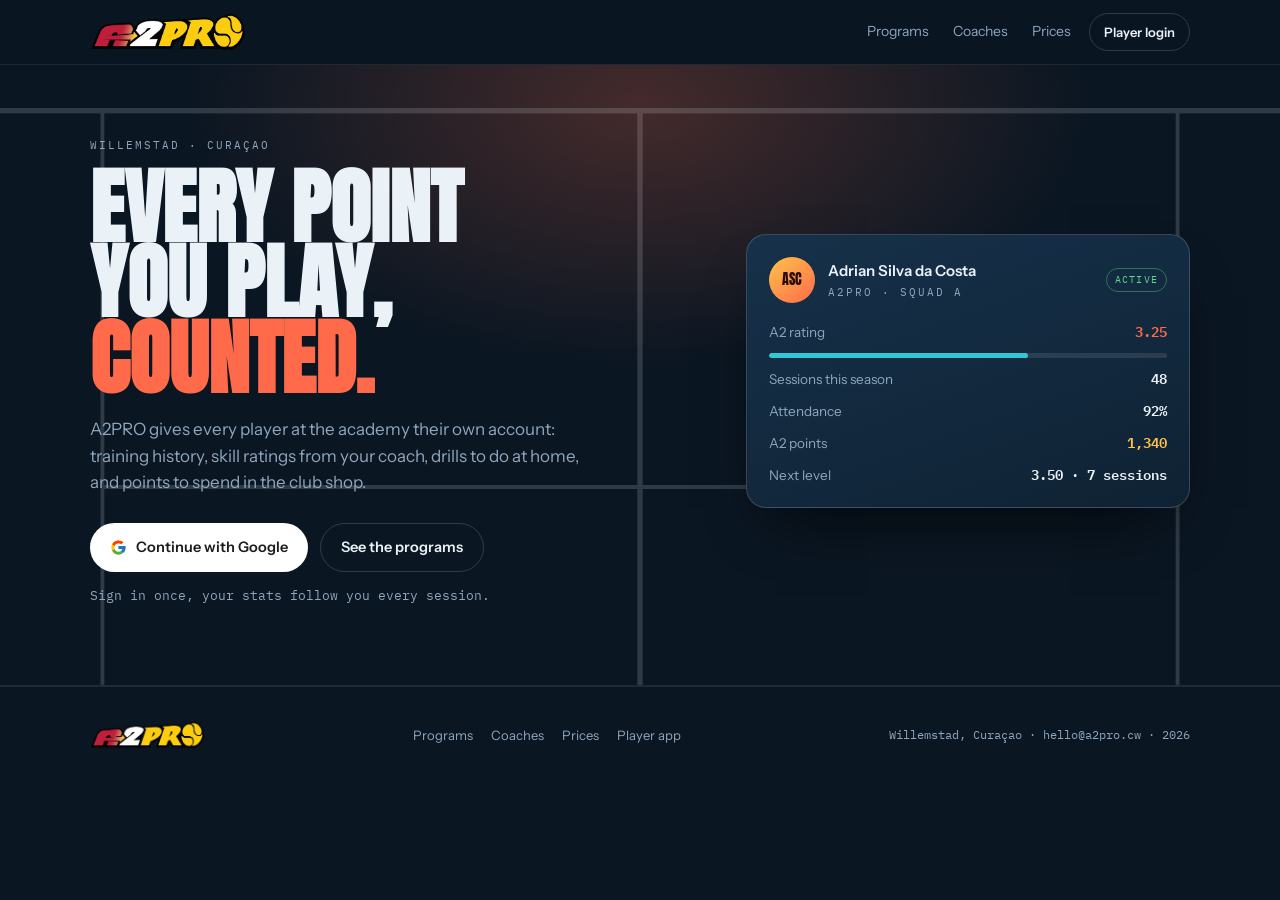
<file: index.html>
<!doctype html>
<html lang="en">
<head>
<meta charset="utf-8">
<meta name="viewport" content="width=device-width, initial-scale=1">
<title>A2PRO Padel Academy, Willemstad</title>
<meta name="description" content="Padel academy in Willemstad, Curacao. Squad training, kids academy, private lessons and camps, with a player app for stats, points and club shop rewards.">
<meta name="theme-color" content="#0A1622">
<link rel="canonical" href="https://a3dprintingcw-cyber.github.io/a2pro/">
<link rel="icon" href="assets/favicon.png" type="image/png" sizes="256x256">
<link rel="apple-touch-icon" href="assets/icon-180.png">
<link rel="manifest" href="manifest.webmanifest">
<meta property="og:type" content="website">
<meta property="og:site_name" content="A2PRO">
<meta property="og:title" content="A2PRO Padel Academy, Willemstad">
<meta property="og:description" content="Padel academy in Willemstad, Curacao. Squad training, kids academy, private lessons and camps, with a player app for stats, points and club shop rewards.">
<meta property="og:url" content="https://a3dprintingcw-cyber.github.io/a2pro/">
<meta property="og:image" content="https://a3dprintingcw-cyber.github.io/a2pro/assets/og.png">
<meta property="og:image:width" content="1200">
<meta property="og:image:height" content="630">
<meta name="twitter:card" content="summary_large_image">

<link rel="preconnect" href="https://fonts.googleapis.com">
<link rel="preconnect" href="https://fonts.gstatic.com" crossorigin>
<link rel="stylesheet" href="https://fonts.googleapis.com/css2?family=Anton&family=Instrument+Sans:wght@400;500;600;700&family=IBM+Plex+Mono:wght@400;500;600&display=swap">
<link rel="stylesheet" href="assets/styles.css?v=11">
<script type="application/ld+json">
{
  "@context": "https://schema.org",
  "@type": "SportsActivityLocation",
  "name": "A2PRO Padel Academy",
  "description": "Padel academy in Willemstad, Curacao. Squad training, kids academy, private lessons and camps, with a player app for stats and rewards.",
  "url": "https://a3dprintingcw-cyber.github.io/a2pro/",
  "sport": "Padel",
  "address": {"@type": "PostalAddress", "addressLocality": "Willemstad", "addressCountry": "CW"},
  "areaServed": "Curacao",
  "email": "hello@a2pro.cw"
}
</script>
</head>
<body>
<header class="topbar">
    <div class="wrap topbar-in">
      <a class="brand" href="index.html"><img class="logo" src="assets/logo.png" srcset="assets/logo.png 1x, assets/logo@2x.png 2x" alt="A2PRO" width="160" height="39" decoding="async"></a>
      <nav class="topnav" id="topnav">
        <a href="programs.html">Programs</a>
        <a href="coaches.html">Coaches</a>
        <a href="pricing.html">Prices</a>
        </nav>
      <button class="menu-btn" id="menuBtn" aria-label="Menu" aria-expanded="false">
        <svg width="18" height="18" viewBox="0 0 20 20" fill="none" stroke="currentColor" stroke-width="1.8" stroke-linecap="round"><path d="M3 6h14M3 10h14M3 14h14"/></svg>
      </button>
      <a class="btn btn-ghost btn-sm" href="app.html">Player login</a>
    </div>
  </header>
  <section class="hero">
    <div class="hero-glow"></div>
    <svg class="hero-court" viewBox="0 0 200 100" preserveAspectRatio="none" aria-hidden="true">
      <rect x="1" y="1" width="198" height="98" fill="none" stroke="#EAF2F8" stroke-width=".7"/>
      <line x1="100" y1="1" x2="100" y2="99" stroke="#EAF2F8" stroke-width=".7"/>
      <line x1="30" y1="1" x2="30" y2="99" stroke="#EAF2F8" stroke-width=".5"/>
      <line x1="170" y1="1" x2="170" y2="99" stroke="#EAF2F8" stroke-width=".5"/>
      <line x1="30" y1="50" x2="170" y2="50" stroke="#EAF2F8" stroke-width=".5"/>
    </svg>
    <div class="wrap hero-in">
      <div>
        <div class="eyebrow">Willemstad &middot; Cura&ccedil;ao</div>
        <h1>Every point<br>you play,<br><em>counted.</em></h1>
        <p class="hero-sub">A2PRO gives every player at the academy their own account: training history, skill ratings from your coach, drills to do at home, and points to spend in the club shop.</p>
        <div class="hero-cta">
          <a class="btn btn-google" href="app.html">
            <svg width="17" height="17" viewBox="0 0 48 48" aria-hidden="true"><path fill="#FFC107" d="M43.6 20.1H42V20H24v8h11.3C33.7 32.7 29.3 36 24 36c-6.6 0-12-5.4-12-12s5.4-12 12-12c3.1 0 5.8 1.1 8 3l5.7-5.7C34.1 6.1 29.3 4 24 4 12.9 4 4 12.9 4 24s8.9 20 20 20 20-8.9 20-20c0-1.3-.1-2.6-.4-3.9z"/><path fill="#FF3D00" d="M6.3 14.7l6.6 4.8C14.7 15.1 19 12 24 12c3.1 0 5.8 1.1 8 3l5.7-5.7C34.1 6.1 29.3 4 24 4 16.3 4 9.7 8.3 6.3 14.7z"/><path fill="#4CAF50" d="M24 44c5.2 0 9.9-2 13.4-5.2l-6.2-5.2C29.2 35.1 26.7 36 24 36c-5.2 0-9.7-3.3-11.3-8l-6.5 5C9.5 39.6 16.2 44 24 44z"/><path fill="#1976D2" d="M43.6 20.1H42V20H24v8h11.3c-.8 2.2-2.2 4.1-4.1 5.6l6.2 5.2C36.9 40.2 44 35 44 24c0-1.3-.1-2.6-.4-3.9z"/></svg>
            Continue with Google
          </a>
          <a class="btn btn-ghost" href="programs.html">See the programs</a>
        </div>
        <p class="hero-note">Sign in once, your stats follow you every session.</p>
      </div>

      <div class="pcard">
        <div class="pcard-top">
          <div class="avatar" style="font-size:14px">ASC</div>
          <div>
            <div style="font-weight:600">Adrian Silva da Costa</div>
            <div class="eyebrow" style="margin-top:2px">A2PRO &middot; Squad A</div>
          </div>
          <span class="tag" style="margin-left:auto;color:var(--good);border-color:rgba(91,217,138,.4)">Active</span>
        </div>
        <div class="pcard-rows">
          <div class="prow"><span>A2 rating</span><b style="color:var(--coral)">3.25</b></div>
          <div class="track"><i style="width:65%"></i></div>
          <div class="prow"><span>Sessions this season</span><b>48</b></div>
          <div class="prow"><span>Attendance</span><b>92%</b></div>
          <div class="prow"><span>A2 points</span><b style="color:var(--ochre)">1,340</b></div>
          <div class="prow"><span>Next level</span><b>3.50 &middot; 7 sessions</b></div>
        </div>
      </div>
    </div>
  </section>

  <footer>
    <div class="wrap foot-in">
      <a class="brand" href="index.html"><img class="logo sm" src="assets/logo.png" srcset="assets/logo.png 1x, assets/logo@2x.png 2x" alt="A2PRO" width="120" height="29" decoding="async" loading="lazy"></a>
      <nav class="foot-nav">
        <a href="programs.html">Programs</a>
        <a href="coaches.html">Coaches</a>
        <a href="pricing.html">Prices</a>
        <a href="app.html">Player app</a>
      </nav>
      <div class="mono" style="font-size:11.5px">Willemstad, Cura&ccedil;ao &middot; hello@a2pro.cw &middot; <span id="year"></span></div>
    </div>
  </footer>
  <div class="toast" id="toast" role="status" aria-live="polite"></div>
  <script src="assets/data.js?v=11"></script>
  <script src="assets/site.js?v=11"></script>
</body>
</html>
</file>
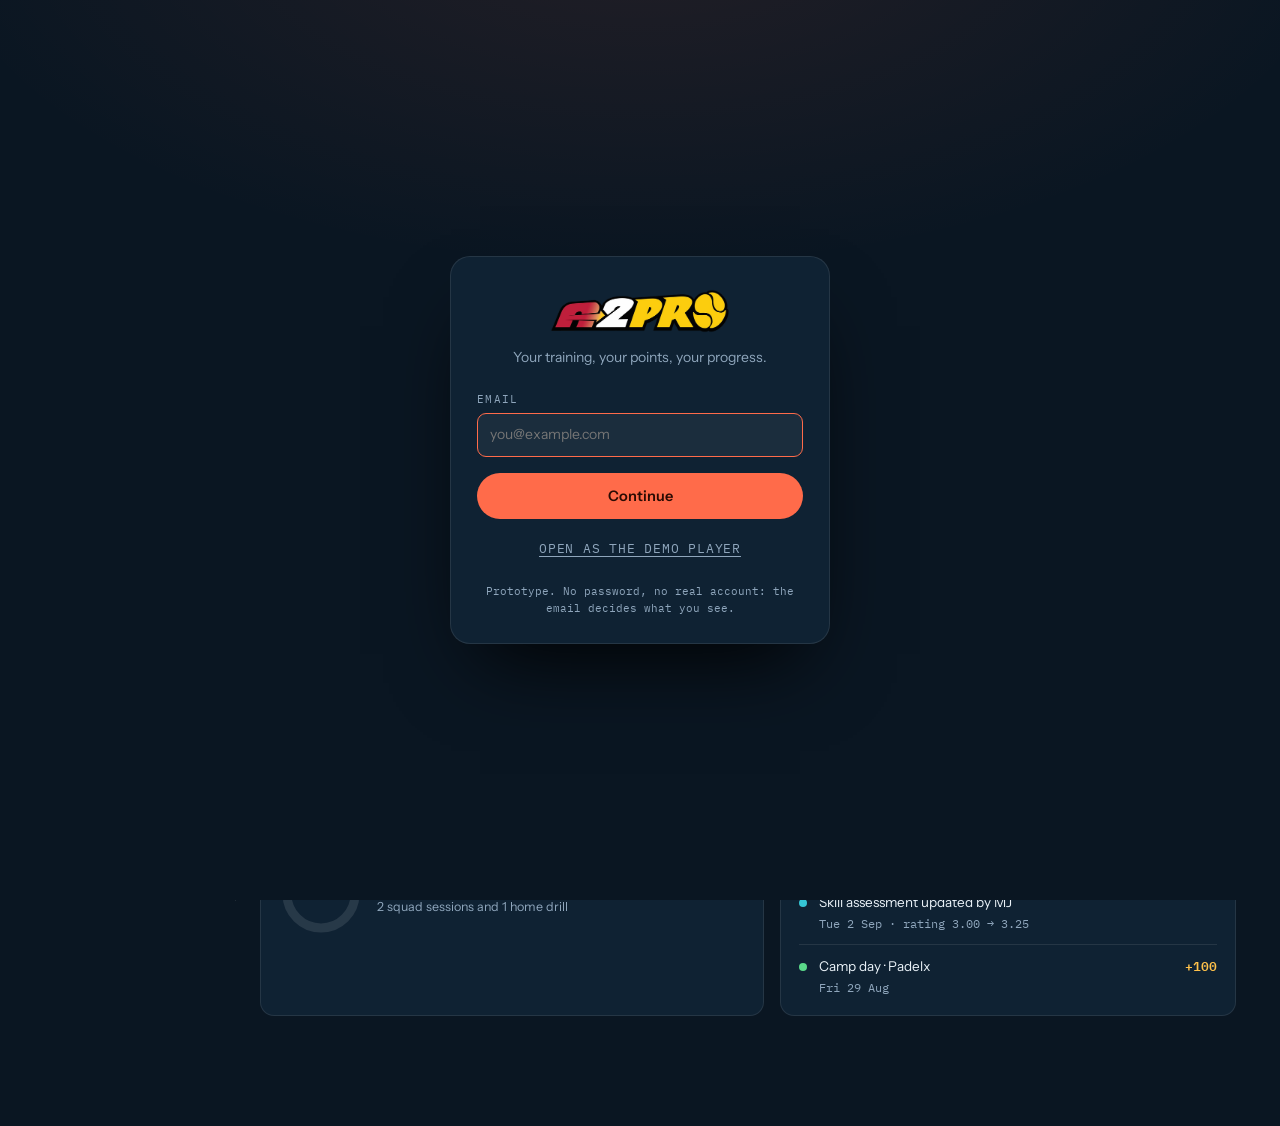
<file: app.html>
<!doctype html>
<html lang="en">
<head>
<meta charset="utf-8">
<meta name="viewport" content="width=device-width, initial-scale=1, viewport-fit=cover">
<title>A2PRO Player App</title>
<meta name="description" content="The A2PRO player app: schedule, development stats, points and the club shop, at-home training, squad standings and the club shop.">
<meta name="theme-color" content="#0A1622">
<meta name="robots" content="noindex">
<link rel="manifest" href="manifest.webmanifest">
<link rel="apple-touch-icon" href="assets/icon-180.png">
<meta name="apple-mobile-web-app-capable" content="yes">
<meta name="apple-mobile-web-app-status-bar-style" content="black-translucent">
<link rel="icon" href="assets/favicon.png" type="image/png" sizes="256x256">
<link rel="preconnect" href="https://fonts.googleapis.com">
<link rel="preconnect" href="https://fonts.gstatic.com" crossorigin>
<link rel="stylesheet" href="https://fonts.googleapis.com/css2?family=Anton&family=Instrument+Sans:wght@400;500;600;700&family=IBM+Plex+Mono:wght@400;500;600&display=swap">
<link rel="stylesheet" href="assets/styles.css?v=11">
</head>
<body class="app-body">

<a class="skip" href="#mainStart">Skip to content</a>

<div class="gate" id="gate" hidden>
  <div class="gate-card">
    <img class="logo" src="assets/logo.png" srcset="assets/logo.png 1x, assets/logo@2x.png 2x" alt="A2PRO" width="200" height="49" decoding="async">
    <p class="gate-sub" data-i18n="c.welcome">Your training, your points, your progress.</p>
    <form id="gateForm" autocomplete="on">
      <label class="field"><span data-i18n="c.email">Email</span>
        <input type="email" id="gateEmail" required autocomplete="email" inputmode="email"
               spellcheck="false" placeholder="you@example.com"></label>
      <button class="btn btn-primary gate-go" type="submit" data-i18n="c.continue">Continue</button>
    </form>
    <button class="link-btn" id="gateDemo" data-i18n="c.demoAs">Open as the demo player</button>
    <p class="gate-note">Prototype. No password, no real account: the email decides what you see.</p>
  </div>
</div>

<div class="proto">Prototype, sample data. Everything you change is saved on this device.</div>
<div class="netbar" id="netbar" hidden></div>

<header class="appbar">
  <div class="appbar-in">
    <a class="brand" href="index.html"><img class="logo sm" src="assets/logo.png" srcset="assets/logo.png 1x, assets/logo@2x.png 2x" alt="A2PRO" width="120" height="29" decoding="async" loading="lazy"></a>

    <span class="coachtag" id="coachTag" hidden data-i18n="c.coachArea">Coach</span>

    <div class="pts-chip"><span data-points>1,340</span> <span data-i18n="c.pts">pts</span></div>
    <button class="avatar" id="navAvatar" aria-label="Account"></button>
  </div>
</header>

<div class="shell">
  <aside class="side">
    <nav id="sideNav"></nav>
    <div class="side-foot">
      <div class="langpick" id="langPick"></div>
      <span data-i18n="c.signedIn">Signed in with Google</span><br><span id="sideEmail"></span><br>
      <button class="signout" id="signOut" data-i18n="c.signOut">Sign out</button>
    </div>
  </aside>

  <main class="main" id="mainStart">

    <!-- ===== DASHBOARD ===== -->
    <section class="view on" id="v-dash">
      <div class="view-head">
        <h2 id="greeting">Bon bini</h2>
        <p id="squadLine"></p>
      </div>

      <div class="next" id="nextWrap"></div>
      <button class="nba" id="nba" hidden></button>


      <div class="tiles">
        <div class="tile rate"><div class="lab" data-i18n="d.rating">A2 rating</div><div class="val">3.25</div><div class="delta">&uarr; 0.25</div></div>
        <div class="tile"><div class="lab" data-i18n="d.sessions">Sessions</div><div class="val">48 <small data-i18n="d.thisSeason">this season</small></div><div class="delta">&uarr; 6</div></div>
        <div class="tile streak"><div class="lab" data-i18n="d.streak">Streak</div><div class="val">11 <small data-i18n="d.inRow">in a row</small></div><div class="delta"><span data-i18n="d.best">Best</span>: 14</div></div>
        <div class="tile pts"><div class="lab" data-i18n="nav.pts">Points</div><div class="val" data-points>1,340</div><div class="delta">&uarr; 260</div></div>
      </div>

      <div class="two">
        <div class="card">
          <div class="card-hd"><h3 data-i18n="d.attendance">Attendance, last 12 weeks</h3><span class="chip">92%</span></div>
          <div id="attChart"></div>
          <div class="goal" id="weekGoal"></div>
        </div>
        <div class="card">
          <div class="card-hd"><h3 data-i18n="d.activity">Recent activity</h3></div>
          <div class="feed" id="feed"></div>
        </div>
      </div>
    </section>

    <!-- ===== SCHEDULE ===== -->
    <section class="view" id="v-schedule">
      <div class="view-head">
        <h2 id="schedTitle">Your schedule</h2>
        <p id="schedSub"></p>
      </div>
      <div class="sessions" id="schedList"></div>
    </section>

    <!-- ===== DEVELOPMENT ===== -->
    <section class="view" id="v-dev">
      <div class="view-head">
        <h2 data-i18n="v.title">Player development</h2>
        <p>Scored by your coach every six weeks. Last assessment: 2 September, MJ.</p>
      </div>

      <div class="two">
        <div class="card">
          <div class="card-hd">
            <h3 data-i18n="v.profile">Skill profile</h3>
            <div class="pseg">
              <button data-slide="0" class="on" data-i18n="v.hex">Hexagon</button>
              <button data-slide="1" data-i18n="v.body">Body map</button>
            </div>
          </div>
          <div class="pcarousel">
            <div class="pslides" id="pslides">
              <div class="pslide" id="radar"></div>
              <div class="pslide">
                <div class="bmap" id="bmap">
                  <div class="bstage">
                    <div class="bfig" id="bodyFig"></div>
                    <div class="bcap" id="bodyCap"></div>
                  </div>
                  <div class="blist" id="bodyList"></div>
                </div>
              </div>
            </div>
          </div>
          <div class="pfoot">
            <div class="scale">
              <span><i style="background:#FF5A5A"></i><span data-i18n="v.needs">needs work</span></span>
              <span><i style="background:#FFC24B"></i><span data-i18n="v.solid">solid</span></span>
              <span><i style="background:#5BD98A"></i><span data-i18n="v.strong">strong</span></span>
            </div>
            <div class="swipe" data-i18n="v.swipe">swipe to switch</div>
          </div>
        </div>
        <div class="card">
          <div class="card-hd"><h3 data-i18n="v.notes">Coach notes</h3></div>
          <div class="note"><p>Bandeja is landing deep now, keep the racket face open on the follow through. Next block we work on the v&iacute;bora so you stop giving the net back.</p><div class="by">MJ, 2 Sep</div></div>
          <div class="note"><p>Much calmer on wall exits. Still rushing the chiquita when under pressure: slow feet, low bounce.</p><div class="by">MJ, 21 Jul</div></div>
          <div class="note"><p>Fitness block done. Lateral movement improved, good work in camp week.</p><div class="by">MJ, 9 Jun</div></div>
        </div>
      </div>

      <div class="card-hd stack"><h3 data-i18n="v.skills">Skills, scored out of 10</h3></div>
      <div class="skills" id="skills"></div>

      <div class="card stack">
        <div class="card-hd"><h3 data-i18n="v.level">Level progression</h3><span class="chip ochre">3.50</span></div>
        <div class="prow"><span>7 more squad sessions and a v&iacute;bora score of 6.0 unlocks level 3.50</span><b class="coral">3.25 / 3.50</b></div>
        <div class="track tall"><i style="width:65%;background:linear-gradient(90deg,var(--sea),var(--coral))"></i></div>
      </div>
    </section>

    <!-- ===== POINTS ===== -->
    <section class="view" id="v-pts">
      <div class="view-head">
        <h2 data-i18n="p.title">Points &amp; shop</h2>
        <p data-i18n="p.sub">Earn on court, spend at the bar.</p>
      </div>

      <div class="livecode" id="liveCode" hidden></div>

      <div class="balance">
        <div>
          <div class="lab" data-i18n="p.balance">Your balance</div>
          <div class="big" data-points>1,340</div>
        </div>
        <div class="earnwrap">
          <div class="lab" data-i18n="p.earn">How you earn</div>
          <div class="earn">
            <span class="chip ochre">Training +50</span>
            <span class="chip ochre">On time +10</span>
            <span class="chip ochre">Camp day +100</span>
            <span class="chip ochre">Home drill +15</span>
            <span class="chip ochre">Bring a friend +150</span>
            <span class="chip ochre">Tournament +200</span>
          </div>
        </div>
      </div>

      <div class="card-hd stack"><h3 data-i18n="p.kantine">Club shop</h3><span class="chip" data-i18n="p.inPoints">Prices in points</span></div>
      <div class="shop" id="shop"></div>

      <div class="card stack">
        <div class="card-hd"><h3 data-i18n="p.history">Redemption history</h3></div>
        <div class="feed" id="history"></div>
      </div>
    </section>

    <!-- ===== HOME TRAINING ===== -->
    <section class="view" id="v-home">
      <div class="view-head">
        <h2 data-i18n="h.title">At-home training</h2>
        <p data-i18n="h.sub">Drills your coaches film.</p>
      </div>
      <div class="filters" id="filters"></div>
      <div class="drills" id="drills"></div>
      <div class="card stack">
        <div class="card-hd"><h3 data-i18n="h.assignment">This week's assignment</h3><span class="chip sea">MJ</span></div>
        <p class="muted">Three sessions before Thursday: wall control, shadow bandeja and the mobility routine. Finish all three for a 50 point bonus.</p>
      </div>
    </section>

    <!-- ===== SQUAD ===== -->
    <section class="view" id="v-squad">
      <div class="view-head">
        <h2 data-i18n="q.title">Squad standings</h2>
        <p data-i18n="q.sub">Points earned this season.</p>
      </div>
      <div class="card"><div class="standings" id="standings"></div></div>
      <div class="card-hd stack"><h3 data-i18n="q.badges">Your badges</h3></div>
      <div class="badges" id="badges"></div>
    </section>

    <!-- ===== COACHES ===== -->
    <section class="view" id="v-coach">
      <div class="view-head">
        <h2>Meet your coach</h2>
        <p>Eight coaches at A2PRO. Book a private or jump to the drills they uploaded.</p>
      </div>
      <div class="cgrid" id="coachList"></div>
    </section>

    <!-- ===== COACH TOOLS ===== -->
    <!-- ===== COACH: TODAY ===== -->
    <section class="view" id="v-today">
      <div class="view-head">
        <h2 data-i18n="t.todayTitle">Today</h2>
        <p id="todaySub"></p>
      </div>
      <div class="cstats" id="todayStats"></div>
      <div class="two">
        <div class="card">
          <div class="card-hd"><h3 data-i18n="t.nextUp">Next session</h3></div>
          <div id="todayNext"></div>
        </div>
        <div class="card">
          <div class="card-hd"><h3 data-i18n="t.needsWork">Needs a look</h3></div>
          <p class="muted small" data-i18n="t.needsWorkSub">Lowest scores across the squad right now.</p>
          <div class="feed" id="todayWeak"></div>
        </div>
      </div>
    </section>

    <!-- ===== COACH: CHECK IN ===== -->
    <section class="view" id="v-check">
      <div class="view-head">
        <h2 data-i18n="t.roster">Check-in</h2>
        <p data-i18n="t.checkSub">Tap a player as they walk on. Points land in their account straight away.</p>
      </div>
      <div class="card">
        <div class="card-hd"><h3 data-i18n="t.session">Session</h3><span class="chip sea" id="checkCount">0</span></div>
        <label class="field"><span data-i18n="t.session">Session</span><select id="checkSession"></select></label>
        <div class="roster-tools">
          <input type="search" id="rosterFind" class="find" autocomplete="off" spellcheck="false"
                 data-i18n-attr="placeholder:t.find" placeholder="Find a player">
          <button class="btn btn-ghost btn-sm" id="checkAll" data-i18n="t.all">All in</button>
          <button class="btn btn-ghost btn-sm" id="checkNone" data-i18n="t.clear">Clear</button>
        </div>
        <div class="roster" id="roster"></div>
      </div>
    </section>

    <!-- ===== COACH: PLAYERS ===== -->
    <section class="view" id="v-players">
      <div class="view-head">
        <h2 data-i18n="t.players">Players</h2>
        <p data-i18n="t.playersSub">Open a player to score the sheet, leave a note and see their attendance.</p>
      </div>
      <div class="card">
        <div class="roster-tools">
          <input type="search" id="playerFind" class="find" autocomplete="off" spellcheck="false"
                 data-i18n-attr="placeholder:t.find" placeholder="Find a player">
        </div>
        <div class="plist" id="playerList"></div>
      </div>
    </section>

    <!-- ===== COACH: DRILLS ===== -->
    <section class="view" id="v-drills">
      <div class="view-head">
        <h2 data-i18n="t.newDrill">Home drills</h2>
        <p data-i18n="t.drillsSub">Publish a drill and the whole squad sees it in Home training.</p>
      </div>
      <div class="two">
        <div class="card">
          <div class="card-hd"><h3 data-i18n="t.newDrill">New home drill</h3></div>
          <label class="field"><span data-i18n="t.drillName">Drill name</span>
            <input type="text" id="drillName" placeholder="Wall control, 50 touches"></label>
          <div class="field-row">
            <label class="field"><span>Level</span>
              <select id="drillLvl">
                <option>All levels</option><option>Beginner</option>
                <option>Intermediate</option><option>Advanced</option>
              </select></label>
            <label class="field"><span>Length</span><input type="text" id="drillDur" placeholder="6:12"></label>
          </div>
          <label class="field"><span>Kit needed</span><input type="text" id="drillKit" placeholder="Wall + ball"></label>
          <button class="btn btn-primary btn-sm" id="publishDrill" data-i18n="t.publish">Publish to the squad</button>
        </div>
        <div class="card">
          <div class="card-hd"><h3 data-i18n="t.published">Published</h3></div>
          <div class="feed" id="drillList"></div>
        </div>
      </div>
    </section>

    <!-- ===== SHOP DESK ===== -->
    <section class="view" id="v-bar">
      <div class="view-head">
        <h2 data-i18n="k.title">Shop desk</h2>
        <p data-i18n="k.sub">Scan the player's code, or type it. Confirm and the drink is theirs.</p>
      </div>
      <div class="card bar-card">
        <div class="scanwrap" id="scanWrap" hidden>
          <video id="scanVideo" playsinline muted></video>
          <div class="scanframe" aria-hidden="true"><i></i><i></i><i></i><i></i></div>
          <div class="scanbar">
            <button class="btn btn-ghost btn-sm" id="scanStop" data-i18n="k.scanStop">Stop</button>
            <button class="btn btn-ghost btn-sm" id="scanTorch" hidden data-i18n="k.torch">Light</button>
          </div>
          <p class="scanhint" id="scanHint" data-i18n="k.scanHint">Point at the code on the player's phone.</p>
        </div>

        <button class="btn btn-primary btn-scan" id="scanStart">
          <svg width="20" height="20" viewBox="0 0 24 24" fill="none" stroke="currentColor" stroke-width="1.8" stroke-linecap="round" stroke-linejoin="round" aria-hidden="true"><path d="M3 8V5.5A1.5 1.5 0 0 1 4.5 4H7M17 4h2.5A1.5 1.5 0 0 1 21 5.5V8M21 16v2.5a1.5 1.5 0 0 1-1.5 1.5H17M7 20H4.5A1.5 1.5 0 0 1 3 18.5V16M6 12h12"/></svg>
          <span data-i18n="k.scan">Scan the code</span>
        </button>

        <div class="or"><span data-i18n="k.or">or type it</span></div>

        <label class="field"><span data-i18n="k.code">Redemption code</span>
          <input type="text" id="barCode" class="codein" maxlength="5" autocomplete="off"
                 inputmode="text" autocapitalize="characters" enterkeyhint="go"
                 spellcheck="false" placeholder="7K2QM"></label>
        <button class="btn btn-primary" id="barCheck" data-i18n="k.check">Check code</button>
        <div id="barResult"></div>
        <p class="muted small" id="scanNote"></p>
      </div>

      <div class="card" id="queueCard" hidden>
        <div class="card-hd"><h3 data-i18n="k.waiting">Waiting at the bar</h3><span class="chip sea" id="queueCount">0</span></div>
        <div class="queue" id="queue"></div>
      </div>
    </section>

  </main>
</div>

<div class="tabbar"><nav id="tabNav"></nav></div>

<div class="modal" id="modal" hidden>
  <div class="sheet" role="dialog" aria-modal="true">
    <button class="sheet-x" id="modalClose" aria-label="Close">&times;</button>
    <div id="modalBody"></div>
  </div>
</div>

<div class="toast" id="toast" role="status" aria-live="polite"></div>

<script src="assets/data.js?v=11"></script>
<script src="assets/store.js?v=11"></script>
<script src="assets/i18n.js?v=11"></script>
<script src="assets/qr.js?v=11"></script>
<script src="assets/site.js?v=11"></script>
<script src="assets/scan.js?v=11"></script>
<script src="assets/figure.js?v=11"></script>
<script src="assets/app.js?v=11"></script>
</body>
</html>
</file>
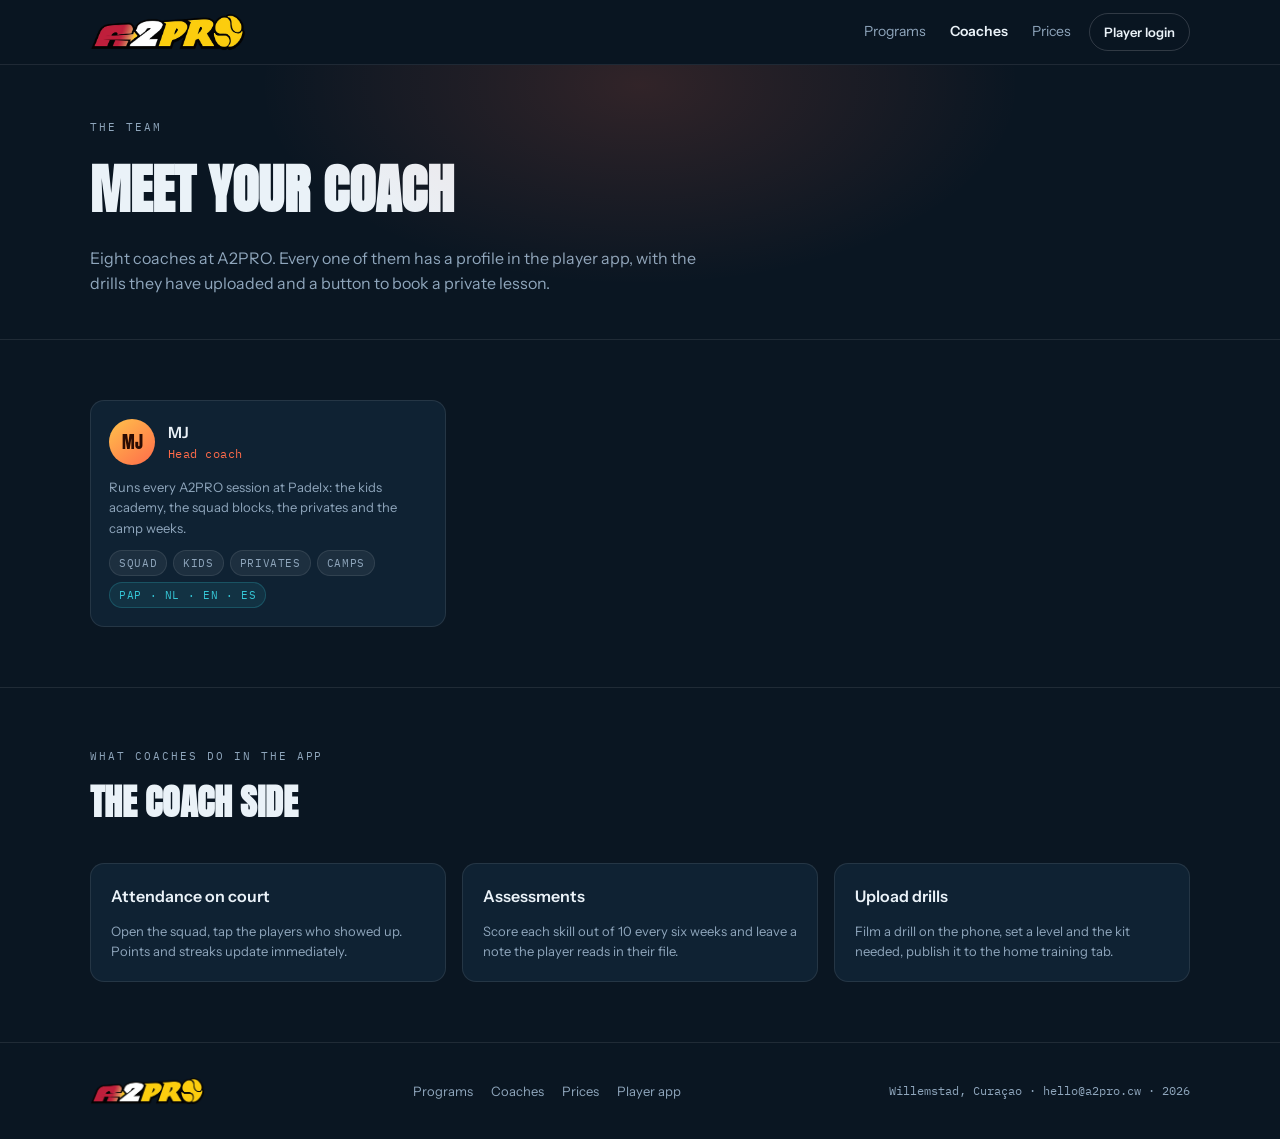
<file: coaches.html>
<!doctype html>
<html lang="en">
<head>
<meta charset="utf-8">
<meta name="viewport" content="width=device-width, initial-scale=1">
<title>The coaching team | A2PRO</title>
<meta name="description" content="Eight coaches at A2PRO in Willemstad: squad, technique, fitness, juniors and beginners.">
<meta name="theme-color" content="#0A1622">
<link rel="canonical" href="https://a3dprintingcw-cyber.github.io/a2pro/coaches.html">
<link rel="icon" href="assets/favicon.png" type="image/png" sizes="256x256">
<link rel="apple-touch-icon" href="assets/icon-180.png">
<link rel="manifest" href="manifest.webmanifest">
<meta property="og:type" content="website">
<meta property="og:site_name" content="A2PRO">
<meta property="og:title" content="The coaching team | A2PRO">
<meta property="og:description" content="Eight coaches at A2PRO in Willemstad: squad, technique, fitness, juniors and beginners.">
<meta property="og:url" content="https://a3dprintingcw-cyber.github.io/a2pro/coaches.html">
<meta property="og:image" content="https://a3dprintingcw-cyber.github.io/a2pro/assets/og.png">
<meta property="og:image:width" content="1200">
<meta property="og:image:height" content="630">
<meta name="twitter:card" content="summary_large_image">

<link rel="preconnect" href="https://fonts.googleapis.com">
<link rel="preconnect" href="https://fonts.gstatic.com" crossorigin>
<link rel="stylesheet" href="https://fonts.googleapis.com/css2?family=Anton&family=Instrument+Sans:wght@400;500;600;700&family=IBM+Plex+Mono:wght@400;500;600&display=swap">
<link rel="stylesheet" href="assets/styles.css?v=11">
</head>
<body>
<header class="topbar">
    <div class="wrap topbar-in">
      <a class="brand" href="index.html"><img class="logo" src="assets/logo.png" srcset="assets/logo.png 1x, assets/logo@2x.png 2x" alt="A2PRO" width="160" height="39" decoding="async"></a>
      <nav class="topnav" id="topnav">
        <a href="programs.html">Programs</a>
        <a href="coaches.html" class="here">Coaches</a>
        <a href="pricing.html">Prices</a>
        </nav>
      <button class="menu-btn" id="menuBtn" aria-label="Menu" aria-expanded="false">
        <svg width="18" height="18" viewBox="0 0 20 20" fill="none" stroke="currentColor" stroke-width="1.8" stroke-linecap="round"><path d="M3 6h14M3 10h14M3 14h14"/></svg>
      </button>
      <a class="btn btn-ghost btn-sm" href="app.html">Player login</a>
    </div>
  </header>
  <section class="page-head">
    <div class="wrap inner">
      <div class="eyebrow">The team</div>
      <h1>Meet your coach</h1>
      <p>Eight coaches at A2PRO. Every one of them has a profile in the player app, with the drills they have uploaded and a button to book a private lesson.</p>
    </div>
  </section>
  <section class="band">
    <div class="wrap">
      <div class="grid g3" id="coachGrid"></div>
    </div>
  </section>

  <section class="band">
    <div class="wrap">
      <div class="band-head">
        <div class="eyebrow">What coaches do in the app</div>
        <h2>The coach side</h2>
      </div>
      <div class="grid g3">
        <div class="acad"><h3>Attendance on court</h3><p>Open the squad, tap the players who showed up. Points and streaks update immediately.</p></div>
        <div class="acad"><h3>Assessments</h3><p>Score each skill out of 10 every six weeks and leave a note the player reads in their file.</p></div>
        <div class="acad"><h3>Upload drills</h3><p>Film a drill on the phone, set a level and the kit needed, publish it to the home training tab.</p></div>
      </div>
    </div>
  </section>
<footer>
    <div class="wrap foot-in">
      <a class="brand" href="index.html"><img class="logo sm" src="assets/logo.png" srcset="assets/logo.png 1x, assets/logo@2x.png 2x" alt="A2PRO" width="120" height="29" decoding="async" loading="lazy"></a>
      <nav class="foot-nav">
        <a href="programs.html">Programs</a>
        <a href="coaches.html">Coaches</a>
        <a href="pricing.html">Prices</a>
        <a href="app.html">Player app</a>
      </nav>
      <div class="mono" style="font-size:11.5px">Willemstad, Cura&ccedil;ao &middot; hello@a2pro.cw &middot; <span id="year"></span></div>
    </div>
  </footer>
  <div class="toast" id="toast" role="status" aria-live="polite"></div>
  <script src="assets/data.js?v=11"></script>
  <script src="assets/site.js?v=11"></script>
  <script>
    document.getElementById("coachGrid").innerHTML =
      window.R2.COACHES.map(function(c,i){ return window.coachCard(c,i); }).join("");
  </script>
</body>
</html>
</file>
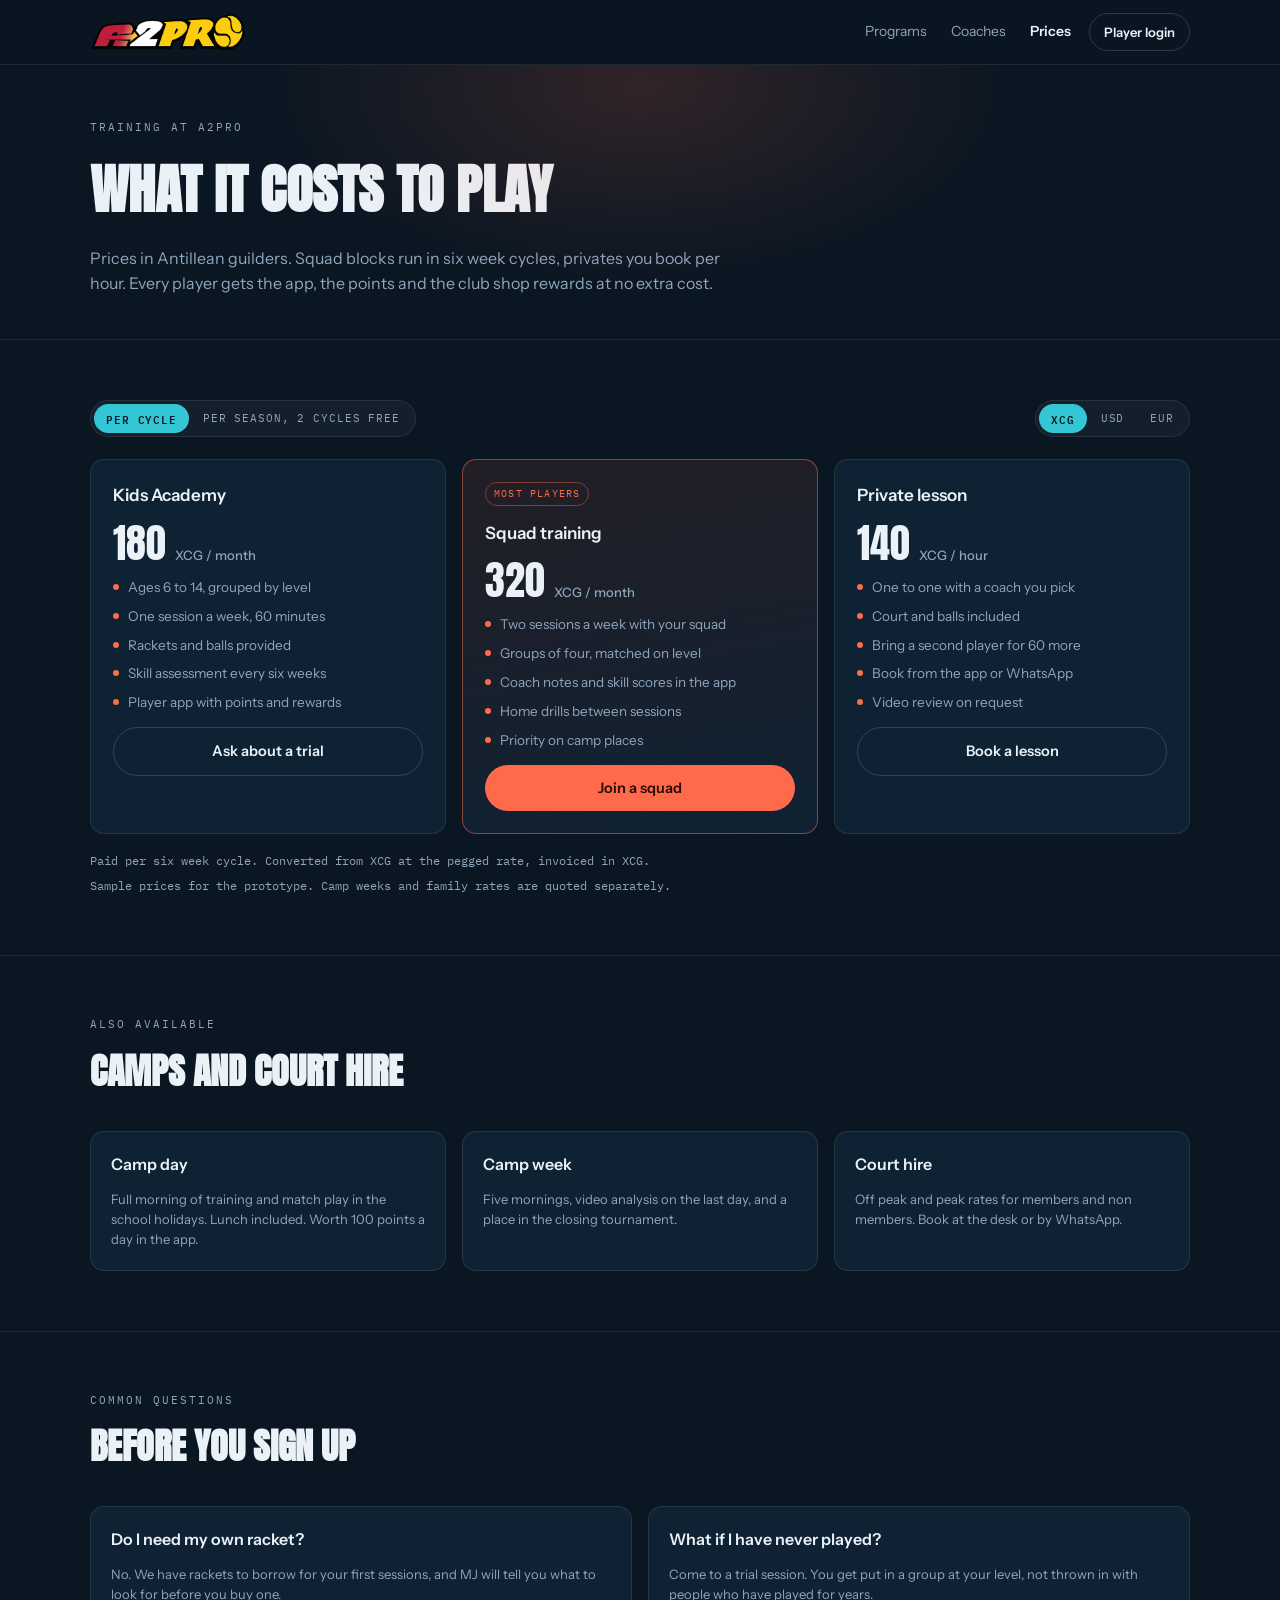
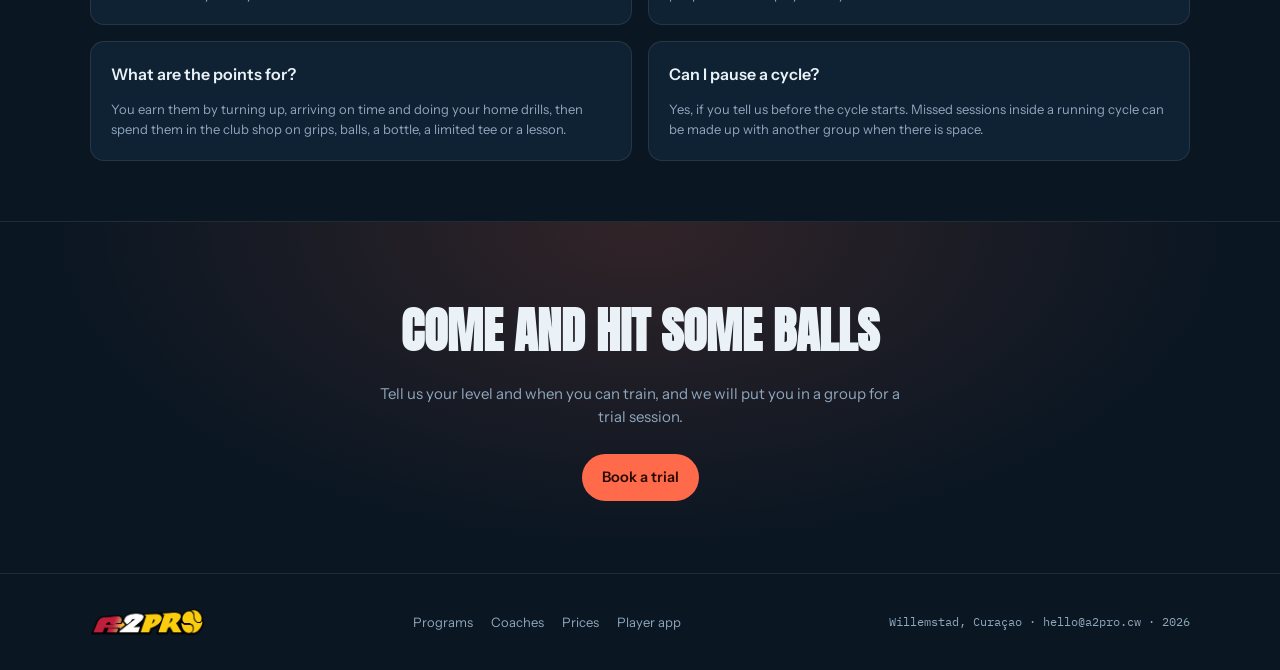
<file: pricing.html>
<!doctype html>
<html lang="en">
<head>
<meta charset="utf-8">
<meta name="viewport" content="width=device-width, initial-scale=1">
<title>Prices and training | A2PRO</title>
<meta name="description" content="What training at A2PRO costs: kids academy, squad blocks, private lessons, camps and court hire in Willemstad, Curacao.">
<meta name="theme-color" content="#0A1622">
<link rel="canonical" href="https://a3dprintingcw-cyber.github.io/a2pro/pricing.html">
<link rel="icon" href="assets/favicon.png" type="image/png" sizes="256x256">
<link rel="apple-touch-icon" href="assets/icon-180.png">
<link rel="manifest" href="manifest.webmanifest">
<meta property="og:type" content="website">
<meta property="og:site_name" content="A2PRO">
<meta property="og:title" content="Prices and training | A2PRO">
<meta property="og:description" content="What training at A2PRO costs: kids academy, squad blocks, private lessons, camps and court hire.">
<meta property="og:url" content="https://a3dprintingcw-cyber.github.io/a2pro/pricing.html">
<meta property="og:image" content="https://a3dprintingcw-cyber.github.io/a2pro/assets/og.png">
<meta property="og:image:width" content="1200">
<meta property="og:image:height" content="630">
<meta name="twitter:card" content="summary_large_image">

<link rel="preconnect" href="https://fonts.googleapis.com">
<link rel="preconnect" href="https://fonts.gstatic.com" crossorigin>
<link rel="stylesheet" href="https://fonts.googleapis.com/css2?family=Anton&family=Instrument+Sans:wght@400;500;600;700&family=IBM+Plex+Mono:wght@400;500;600&display=swap">
<link rel="stylesheet" href="assets/styles.css?v=11">
</head>
<body>
<header class="topbar">
    <div class="wrap topbar-in">
      <a class="brand" href="index.html"><img class="logo" src="assets/logo.png" srcset="assets/logo.png 1x, assets/logo@2x.png 2x" alt="A2PRO" width="160" height="39" decoding="async"></a>
      <nav class="topnav" id="topnav">
        <a href="programs.html">Programs</a>
        <a href="coaches.html">Coaches</a>
        <a href="pricing.html" class="here">Prices</a>
        </nav>
      <button class="menu-btn" id="menuBtn" aria-label="Menu" aria-expanded="false">
        <svg width="18" height="18" viewBox="0 0 20 20" fill="none" stroke="currentColor" stroke-width="1.8" stroke-linecap="round"><path d="M3 6h14M3 10h14M3 14h14"/></svg>
      </button>
      <a class="btn btn-ghost btn-sm" href="app.html">Player login</a>
    </div>
  </header>
  <section class="page-head">
    <div class="wrap inner">
      <div class="eyebrow">Training at A2PRO</div>
      <h1>What it costs to play</h1>
      <p>Prices in Antillean guilders. Squad blocks run in six week cycles, privates you book per hour. Every player gets the app, the points and the club shop rewards at no extra cost.</p>
    </div>
  </section>

  <section class="band">
    <div class="wrap">
      <div class="pricebar">
        <div class="seg" role="group" aria-label="Billing period">
          <button data-bill="month" class="on">Per cycle</button>
          <button data-bill="year">Per season, 2 cycles free</button>
        </div>
        <div class="seg" role="group" aria-label="Currency">
          <button data-cur="XCG" class="on">XCG</button>
          <button data-cur="USD">USD</button>
          <button data-cur="EUR">EUR</button>
        </div>
      </div>
      <div class="grid g3">
        <div class="plan">
          <h3>Kids Academy</h3>
          <div class="amt" data-xcg="180"><span class="amt-val">180</span> <small class="amt-cur">XCG / month</small></div>
          <ul>
            <li>Ages 6 to 14, grouped by level</li>
            <li>One session a week, 60 minutes</li>
            <li>Rackets and balls provided</li>
            <li>Skill assessment every six weeks</li>
            <li>Player app with points and rewards</li>
          </ul>
          <button class="btn btn-ghost" data-toast="Thanks. We'll be in touch about the Kids Academy.">Ask about a trial</button>
        </div>
        <div class="plan pick">
          <span class="tag" style="align-self:flex-start;color:var(--coral);border-color:rgba(255,107,74,.4)">Most players</span>
          <h3>Squad training</h3>
          <div class="amt" data-xcg="320"><span class="amt-val">320</span> <small class="amt-cur">XCG / month</small></div>
          <ul>
            <li>Two sessions a week with your squad</li>
            <li>Groups of four, matched on level</li>
            <li>Coach notes and skill scores in the app</li>
            <li>Home drills between sessions</li>
            <li>Priority on camp places</li>
          </ul>
          <button class="btn btn-primary" data-toast="Thanks. We'll be in touch about squad training.">Join a squad</button>
        </div>
        <div class="plan">
          <h3>Private lesson</h3>
          <div class="amt" data-xcg="140" data-unit="hour"><span class="amt-val">140</span> <small class="amt-cur">XCG / hour</small></div>
          <ul>
            <li>One to one with a coach you pick</li>
            <li>Court and balls included</li>
            <li>Bring a second player for 60 more</li>
            <li>Book from the app or WhatsApp</li>
            <li>Video review on request</li>
          </ul>
          <button class="btn btn-ghost" data-toast="Thanks. We'll be in touch about a private lesson.">Book a lesson</button>
        </div>
      </div>
      <p class="mono" id="billNote" style="font-size:12px;color:var(--muted);margin-top:18px"></p>
      <p class="mono" style="font-size:12px;color:var(--muted);margin-top:6px">Sample prices for the prototype. Camp weeks and family rates are quoted separately.</p>
    </div>
  </section>

  <section class="band">
    <div class="wrap">
      <div class="band-head">
        <div class="eyebrow">Also available</div>
        <h2>Camps and court hire</h2>
      </div>
      <div class="grid g3">
        <div class="acad"><h3>Camp day</h3><p>Full morning of training and match play in the school holidays. Lunch included. Worth 100 points a day in the app.</p></div>
        <div class="acad"><h3>Camp week</h3><p>Five mornings, video analysis on the last day, and a place in the closing tournament.</p></div>
        <div class="acad"><h3>Court hire</h3><p>Off peak and peak rates for members and non members. Book at the desk or by WhatsApp.</p></div>
      </div>
    </div>
  </section>

  <section class="band">
    <div class="wrap">
      <div class="band-head">
        <div class="eyebrow">Common questions</div>
        <h2>Before you sign up</h2>
      </div>
      <div class="grid g2">
        <div class="acad"><h3>Do I need my own racket?</h3><p>No. We have rackets to borrow for your first sessions, and MJ will tell you what to look for before you buy one.</p></div>
        <div class="acad"><h3>What if I have never played?</h3><p>Come to a trial session. You get put in a group at your level, not thrown in with people who have played for years.</p></div>
        <div class="acad"><h3>What are the points for?</h3><p>You earn them by turning up, arriving on time and doing your home drills, then spend them in the club shop on grips, balls, a bottle, a limited tee or a lesson.</p></div>
        <div class="acad"><h3>Can I pause a cycle?</h3><p>Yes, if you tell us before the cycle starts. Missed sessions inside a running cycle can be made up with another group when there is space.</p></div>
      </div>
    </div>
  </section>

  <section class="cta-band">
    <div class="wrap">
      <h2>Come and hit some balls</h2>
      <p>Tell us your level and when you can train, and we will put you in a group for a trial session.</p>
      <button class="btn btn-primary" data-toast="Thanks. We'll be in touch to set up your trial.">Book a trial</button>
    </div>
  </section>
<footer>
    <div class="wrap foot-in">
      <a class="brand" href="index.html"><img class="logo sm" src="assets/logo.png" srcset="assets/logo.png 1x, assets/logo@2x.png 2x" alt="A2PRO" width="120" height="29" decoding="async" loading="lazy"></a>
      <nav class="foot-nav">
        <a href="programs.html">Programs</a>
        <a href="coaches.html">Coaches</a>
        <a href="pricing.html">Prices</a>
        <a href="app.html">Player app</a>
      </nav>
      <div class="mono" style="font-size:11.5px">Willemstad, Cura&ccedil;ao &middot; hello@a2pro.cw &middot; <span id="year"></span></div>
    </div>
  </footer>
  <div class="toast" id="toast" role="status" aria-live="polite"></div>
  <script src="assets/data.js?v=11"></script>
  <script src="assets/site.js?v=11"></script>
  <script src="assets/pricing.js?v=11"></script>
</body>
</html>
</file>
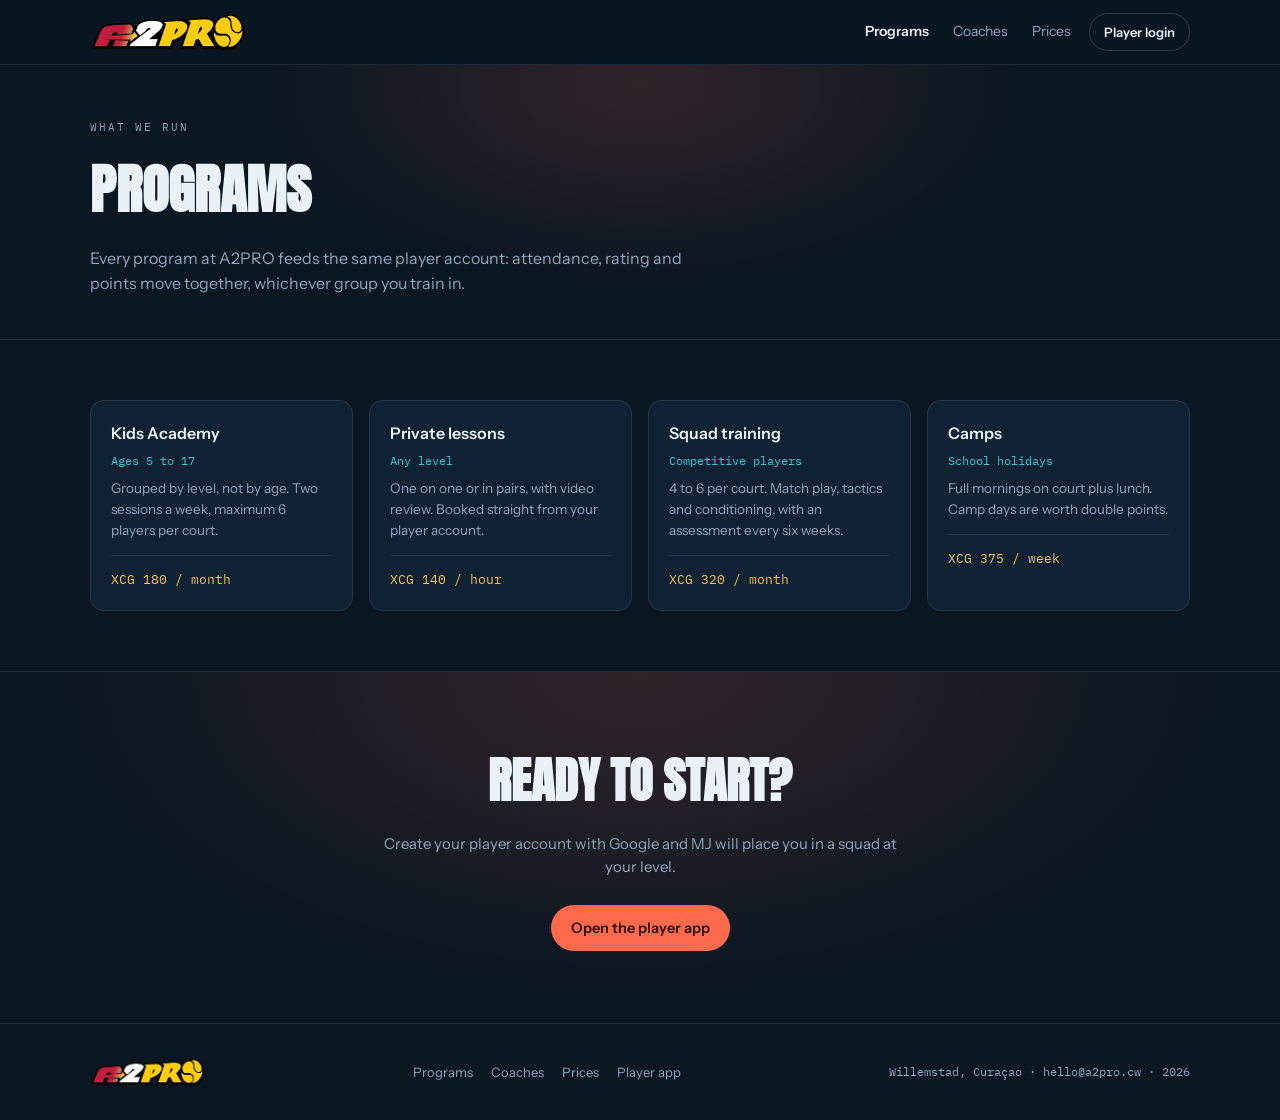
<file: programs.html>
<!doctype html>
<html lang="en">
<head>
<meta charset="utf-8">
<meta name="viewport" content="width=device-width, initial-scale=1">
<title>Programs and the points loop | A2PRO</title>
<meta name="description" content="Kids Academy, private lessons, squad training and camps at A2PRO, and how training turns into points you spend in the club shop.">
<meta name="theme-color" content="#0A1622">
<link rel="canonical" href="https://a3dprintingcw-cyber.github.io/a2pro/programs.html">
<link rel="icon" href="assets/favicon.png" type="image/png" sizes="256x256">
<link rel="apple-touch-icon" href="assets/icon-180.png">
<link rel="manifest" href="manifest.webmanifest">
<meta property="og:type" content="website">
<meta property="og:site_name" content="A2PRO">
<meta property="og:title" content="Programs and the points loop | A2PRO">
<meta property="og:description" content="Kids Academy, private lessons, squad training and camps at A2PRO, and how training turns into points you spend in the club shop.">
<meta property="og:url" content="https://a3dprintingcw-cyber.github.io/a2pro/programs.html">
<meta property="og:image" content="https://a3dprintingcw-cyber.github.io/a2pro/assets/og.png">
<meta property="og:image:width" content="1200">
<meta property="og:image:height" content="630">
<meta name="twitter:card" content="summary_large_image">

<link rel="preconnect" href="https://fonts.googleapis.com">
<link rel="preconnect" href="https://fonts.gstatic.com" crossorigin>
<link rel="stylesheet" href="https://fonts.googleapis.com/css2?family=Anton&family=Instrument+Sans:wght@400;500;600;700&family=IBM+Plex+Mono:wght@400;500;600&display=swap">
<link rel="stylesheet" href="assets/styles.css?v=11">
</head>
<body>
<header class="topbar">
    <div class="wrap topbar-in">
      <a class="brand" href="index.html"><img class="logo" src="assets/logo.png" srcset="assets/logo.png 1x, assets/logo@2x.png 2x" alt="A2PRO" width="160" height="39" decoding="async"></a>
      <nav class="topnav" id="topnav">
        <a href="programs.html" class="here">Programs</a>
        <a href="coaches.html">Coaches</a>
        <a href="pricing.html">Prices</a>
        </nav>
      <button class="menu-btn" id="menuBtn" aria-label="Menu" aria-expanded="false">
        <svg width="18" height="18" viewBox="0 0 20 20" fill="none" stroke="currentColor" stroke-width="1.8" stroke-linecap="round"><path d="M3 6h14M3 10h14M3 14h14"/></svg>
      </button>
      <a class="btn btn-ghost btn-sm" href="app.html">Player login</a>
    </div>
  </header>
  <section class="page-head">
    <div class="wrap inner">
      <div class="eyebrow">What we run</div>
      <h1>Programs</h1>
      <p>Every program at A2PRO feeds the same player account: attendance, rating and points move together, whichever group you train in.</p>
    </div>
  </section>
  <section class="band">
    <div class="wrap">
      <div class="grid g4">
        <div class="prog"><h3>Kids Academy</h3><div class="who">Ages 5 to 17</div><p>Grouped by level, not by age. Two sessions a week, maximum 6 players per court.</p><div class="price">XCG 180 / month</div></div>
        <div class="prog"><h3>Private lessons</h3><div class="who">Any level</div><p>One on one or in pairs, with video review. Booked straight from your player account.</p><div class="price">XCG 140 / hour</div></div>
        <div class="prog"><h3>Squad training</h3><div class="who">Competitive players</div><p>4 to 6 per court. Match play, tactics and conditioning, with an assessment every six weeks.</p><div class="price">XCG 320 / month</div></div>
        <div class="prog"><h3>Camps</h3><div class="who">School holidays</div><p>Full mornings on court plus lunch. Camp days are worth double points.</p><div class="price">XCG 375 / week</div></div>
      </div>
    </div>
  </section>

  <section class="cta-band">
    <div class="wrap">
      <h2>Ready to start?</h2>
      <p>Create your player account with Google and MJ will place you in a squad at your level.</p>
      <a class="btn btn-primary" href="app.html">Open the player app</a>
    </div>
  </section>
<footer>
    <div class="wrap foot-in">
      <a class="brand" href="index.html"><img class="logo sm" src="assets/logo.png" srcset="assets/logo.png 1x, assets/logo@2x.png 2x" alt="A2PRO" width="120" height="29" decoding="async" loading="lazy"></a>
      <nav class="foot-nav">
        <a href="programs.html">Programs</a>
        <a href="coaches.html">Coaches</a>
        <a href="pricing.html">Prices</a>
        <a href="app.html">Player app</a>
      </nav>
      <div class="mono" style="font-size:11.5px">Willemstad, Cura&ccedil;ao &middot; hello@a2pro.cw &middot; <span id="year"></span></div>
    </div>
  </footer>
  <div class="toast" id="toast" role="status" aria-live="polite"></div>
  <script src="assets/data.js?v=11"></script>
  <script src="assets/site.js?v=11"></script>
</body>
</html>
</file>
<file: assets/styles.css>
/* A2PRO — shared stylesheet
   Dark, single-theme by choice: this is a court-side app, it commits to one look. */

:root{
  --ink:#0A1622;
  --court:#0F2233;
  --court-hi:#16314A;
  --line:rgba(255,255,255,.09);
  --line-2:rgba(255,255,255,.16);
  --text:#EAF2F8;
  --muted:#8FA6BC;
  --coral:#FF6B4A;
  --coral-dim:rgba(255,107,74,.14);
  --ochre:#FFC24B;
  --ochre-dim:rgba(255,194,75,.14);
  --sea:#35C6D6;
  --good:#5BD98A;
  --f-display:'Anton',Impact,'Arial Narrow Bold',sans-serif;
  --f-body:'Instrument Sans',ui-sans-serif,system-ui,-apple-system,'Segoe UI',Roboto,sans-serif;
  --f-mono:'IBM Plex Mono',ui-monospace,SFMono-Regular,Menlo,monospace;
  --r:14px;
  --r-s:9px;
}
*{box-sizing:border-box}
[hidden]{display:none!important}
html{color-scheme:dark}
body{
  margin:0;background:var(--ink);color:var(--text);
  font-family:var(--f-body);font-size:15px;line-height:1.55;
  -webkit-font-smoothing:antialiased;
}
img{max-width:100%}
a{color:inherit;text-decoration:none}
button{font:inherit;color:inherit;cursor:pointer;border:0;background:none}
:focus-visible{outline:2px solid var(--coral);outline-offset:2px;border-radius:4px}
h1,h2,h3,h4{text-wrap:balance;margin:0}
p{margin:0}
.mono{font-family:var(--f-mono)}
.eyebrow{font-family:var(--f-mono);font-size:11px;letter-spacing:.18em;text-transform:uppercase;color:var(--muted)}
.wrap{width:100%;max-width:1140px;margin:0 auto;padding-inline:20px}

/* ---------- buttons ---------- */
.btn{
  display:inline-flex;align-items:center;gap:9px;justify-content:center;
  padding:12px 20px;border-radius:100px;font-weight:600;font-size:14.5px;
  transition:transform .12s ease,background .15s ease,border-color .15s ease;
}
.btn:active{transform:translateY(1px)}
.btn-primary{background:var(--coral);color:#2A0B03}
.btn-primary:hover{background:#ff7f61}
.btn-ghost{border:1px solid var(--line-2);color:var(--text)}
.btn-ghost:hover{border-color:var(--text)}
.btn-google{background:#fff;color:#1c1c1c}
.btn-google:hover{background:#eef1f4}
.btn-sm{padding:8px 14px;font-size:13px}
.btn[disabled]{opacity:.4;cursor:not-allowed}

/* ---------- site chrome ---------- */
.topbar{position:sticky;top:0;z-index:40;backdrop-filter:blur(12px);background:rgba(10,22,34,.86);border-bottom:1px solid var(--line)}
.topbar-in{display:flex;align-items:center;gap:18px;height:64px}
.brand{display:flex;align-items:center;gap:10px;font-family:var(--f-display);font-size:21px;letter-spacing:.04em}
.brand .r2{color:var(--coral)}
.court-glyph{width:26px;height:15px;flex:none}
.topnav{display:flex;gap:24px;margin-left:auto;font-size:14px;color:var(--muted)}
.topnav a:hover{color:var(--text)}
.topnav a.here{color:var(--text);font-weight:600}
.menu-btn{display:none;margin-left:auto;padding:8px;border:1px solid var(--line-2);border-radius:var(--r-s)}
.tag{font-family:var(--f-mono);font-size:10px;letter-spacing:.12em;text-transform:uppercase;padding:3px 8px;border-radius:100px;border:1px solid var(--line-2);color:var(--muted)}

footer{border-top:1px solid var(--line);padding-block:34px;color:var(--muted);font-size:13px;margin-top:auto}
.foot-in{display:flex;flex-wrap:wrap;gap:18px;justify-content:space-between;align-items:center}
.foot-nav{display:flex;flex-wrap:wrap;gap:18px}
.foot-nav a:hover{color:var(--text)}

/* ---------- page header ---------- */
.page-head{border-bottom:1px solid var(--line);padding-block:54px 44px;position:relative;overflow:hidden}
.page-head::after{
  content:"";position:absolute;top:-180px;left:50%;transform:translateX(-50%);
  width:760px;height:400px;border-radius:50%;pointer-events:none;
  background:radial-gradient(closest-side,rgba(255,107,74,.16),transparent);
}
.page-head .inner{position:relative}
.page-head h1{font-family:var(--f-display);font-size:clamp(32px,5.4vw,54px);text-transform:uppercase;margin-block:12px 14px}
.page-head p{color:var(--muted);max-width:58ch;font-size:16px}

section.band{padding-block:60px;border-bottom:1px solid var(--line)}
section.band:last-of-type{border-bottom:0}
.band-head{max-width:62ch;margin-bottom:32px}
.band-head h2{font-family:var(--f-display);font-size:clamp(26px,3.4vw,36px);text-transform:uppercase;margin-block:10px 10px}
.band-head p{color:var(--muted)}

.grid{display:grid;gap:16px}
.g2{grid-template-columns:repeat(2,1fr)}
.g3{grid-template-columns:repeat(3,1fr)}
.g4{grid-template-columns:repeat(4,1fr)}

/* ---------- home hero ---------- */
.hero{position:relative;overflow:hidden;border-bottom:1px solid var(--line)}
.hero-court{position:absolute;inset:auto -10% -30% -10%;width:120%;opacity:.16;pointer-events:none}
.hero-glow{position:absolute;top:-220px;left:50%;transform:translateX(-50%);width:900px;height:520px;border-radius:50%;pointer-events:none;background:radial-gradient(closest-side,rgba(255,107,74,.24),transparent)}
.hero-in{position:relative;display:grid;grid-template-columns:1.15fr .85fr;gap:56px;align-items:center;padding-block:72px 80px}
.hero h1{font-family:var(--f-display);font-size:clamp(44px,7.2vw,82px);line-height:.92;text-transform:uppercase;margin-block:16px 20px}
.hero h1 em{font-style:normal;color:var(--coral)}
.hero-sub{color:var(--muted);font-size:17px;max-width:46ch}
.hero-cta{display:flex;flex-wrap:wrap;gap:12px;margin-top:28px}
.hero-note{margin-top:14px;font-size:12.5px;color:var(--muted);font-family:var(--f-mono)}

.pcard{background:linear-gradient(160deg,var(--court-hi),var(--court));border:1px solid var(--line-2);border-radius:20px;padding:22px;box-shadow:0 30px 60px -30px rgba(0,0,0,.9)}
.pcard-top{display:flex;align-items:center;gap:13px}
.pcard-rows{margin-top:18px;display:grid;gap:10px}
.prow{display:flex;justify-content:space-between;align-items:baseline;gap:12px;font-size:13.5px}
.prow span:first-child{color:var(--muted)}
.prow b{font-family:var(--f-mono);font-weight:600;font-variant-numeric:tabular-nums}
.track{height:5px;border-radius:100px;background:rgba(255,255,255,.1);overflow:hidden}
.track i{display:block;height:100%;border-radius:100px;background:var(--sea)}

.avatar{width:46px;height:46px;border-radius:50%;flex:none;display:grid;place-items:center;font-family:var(--f-display);font-size:17px;color:#2A0B03;background:linear-gradient(140deg,var(--ochre),var(--coral))}
.avatar.sea{background:linear-gradient(140deg,var(--sea),#2E7FB8);color:#03212B}
.avatar.lg{width:64px;height:64px;font-size:23px}

.strip{border-bottom:1px solid var(--line);background:var(--court)}
.strip-in{display:flex;flex-wrap:wrap;gap:10px 34px;padding-block:18px;align-items:center}
.strip-item{display:flex;align-items:baseline;gap:9px;font-size:13px;color:var(--muted)}
.strip-item b{font-family:var(--f-display);font-size:22px;color:var(--text)}

/* feature links on the home page */
.feat{
  background:var(--court);border:1px solid var(--line);border-radius:var(--r);padding:20px;
  display:flex;flex-direction:column;gap:10px;transition:border-color .15s ease,transform .15s ease;
}
.feat:hover{border-color:var(--line-2);transform:translateY(-2px)}
.feat .ic{width:34px;height:34px;border-radius:var(--r-s);display:grid;place-items:center;background:var(--coral-dim);color:var(--coral)}
.feat h3{font-size:16px;font-weight:600}
.feat p{font-size:13.5px;color:var(--muted)}
.feat .go{font-family:var(--f-mono);font-size:12px;color:var(--coral);margin-top:auto}

/* ---------- academies ---------- */
.acad{border:1px solid var(--line);border-radius:var(--r);padding:20px;background:var(--court);display:flex;flex-direction:column;gap:12px}
.acad.live{border-color:rgba(255,107,74,.5);background:linear-gradient(165deg,rgba(255,107,74,.1),var(--court))}
.acad.soon{opacity:.6}
.acad.pitch{border-style:dashed;background:none}
.acad h3{font-size:16px;font-weight:600}
.acad p{font-size:13px;color:var(--muted)}
.dot{width:7px;height:7px;border-radius:50%;background:var(--good);display:inline-block;margin-right:7px;vertical-align:middle}
.dot.off{background:var(--muted)}

.step{display:flex;gap:16px;align-items:flex-start}
.step-n{font-family:var(--f-display);font-size:34px;color:var(--coral);line-height:1;width:38px;flex:none}
.step h3{font-size:15.5px;font-weight:600;margin-bottom:5px}
.step p{font-size:13.5px;color:var(--muted)}

.prog{border:1px solid var(--line);border-radius:var(--r);padding:20px;background:var(--court);display:flex;flex-direction:column}
.prog h3{font-size:16px;font-weight:600;margin-bottom:6px}
.prog .who{font-family:var(--f-mono);font-size:11.5px;color:var(--sea);margin-bottom:8px}
.prog p{font-size:13.5px;color:var(--muted)}
.prog .price{margin-top:14px;padding-top:14px;border-top:1px solid var(--line);font-family:var(--f-mono);font-size:13px;color:var(--ochre)}

/* ---------- pricing ---------- */
.plan{border:1px solid var(--line);border-radius:var(--r);padding:22px;background:var(--court);display:flex;flex-direction:column;gap:14px}
.plan.pick{border-color:rgba(255,107,74,.5);background:linear-gradient(170deg,rgba(255,107,74,.1),var(--court))}
.plan h3{font-size:17px;font-weight:600}
.plan .amt{font-family:var(--f-display);font-size:40px;line-height:1}
.plan .amt small{font-family:var(--f-body);font-size:13px;font-weight:500;color:var(--muted)}
.plan ul{list-style:none;margin:0;padding:0;display:grid;gap:8px;font-size:13.5px;color:var(--muted)}
.plan li{display:flex;gap:9px;align-items:flex-start}
.plan li::before{content:"";width:6px;height:6px;border-radius:50%;background:var(--coral);flex:none;margin-top:7px}

/* ---------- coaches ---------- */
.coach{border:1px solid var(--line);border-radius:var(--r);padding:18px;background:var(--court);display:flex;flex-direction:column;gap:12px}
.coach-top{display:flex;gap:13px;align-items:center}
.coach-top h3{font-size:15.5px;font-weight:600}
.coach-role{font-size:12px;color:var(--coral);font-family:var(--f-mono);letter-spacing:.04em}
.coach p{font-size:13px;color:var(--muted)}
.chips{display:flex;flex-wrap:wrap;gap:6px}
.chip{font-family:var(--f-mono);font-size:10.5px;letter-spacing:.06em;text-transform:uppercase;padding:4px 9px;border-radius:100px;background:rgba(255,255,255,.06);color:var(--muted);border:1px solid var(--line)}
.chip.ochre{color:var(--ochre);border-color:var(--ochre-dim);background:var(--ochre-dim)}
.chip.sea{color:var(--sea);border-color:rgba(53,198,214,.22);background:rgba(53,198,214,.1)}
.cprof{background:var(--court);border:1px solid var(--line);border-radius:var(--r);padding:18px;display:flex;gap:16px}
.cprof .body{display:flex;flex-direction:column;gap:9px;min-width:0}
.cprof h3{font-size:16px;font-weight:600}

.cta-band{padding-block:72px;text-align:center;background:radial-gradient(ellipse at 50% 0%,rgba(255,107,74,.16),transparent 65%)}
.cta-band h2{font-family:var(--f-display);font-size:clamp(28px,4.6vw,48px);text-transform:uppercase;margin-bottom:14px}
.cta-band p{color:var(--muted);max-width:52ch;margin:0 auto 26px}

/* ================= APP ================= */
.appbar{position:sticky;top:0;z-index:50;background:rgba(10,22,34,.92);backdrop-filter:blur(12px);border-bottom:1px solid var(--line)}
.appbar-in{display:flex;align-items:center;gap:14px;height:62px;padding-inline:20px;max-width:1240px;margin:0 auto}
.switcher{position:relative;margin-left:6px}
.switch-btn{display:flex;align-items:center;gap:9px;padding:7px 12px;border-radius:100px;border:1px solid var(--line-2);font-size:13px}
.switch-btn:hover{border-color:var(--text)}
.switch-menu{position:absolute;top:calc(100% + 8px);left:0;width:252px;background:var(--court-hi);border:1px solid var(--line-2);border-radius:var(--r);padding:6px;box-shadow:0 24px 50px -20px rgba(0,0,0,.9)}
.switch-menu button{display:block;width:100%;text-align:left;padding:10px 12px;border-radius:var(--r-s);font-size:13.5px}
.switch-menu button:hover{background:rgba(255,255,255,.07)}
.switch-menu .sub{display:block;font-size:11.5px;color:var(--muted);font-family:var(--f-mono)}
.pts-chip{margin-left:auto;display:flex;align-items:center;gap:8px;padding:7px 14px;border-radius:100px;background:var(--ochre-dim);border:1px solid rgba(255,194,75,.3);color:var(--ochre);font-family:var(--f-mono);font-weight:600;font-size:13.5px;font-variant-numeric:tabular-nums}

.shell{display:grid;grid-template-columns:216px 1fr;max-width:1240px;margin:0 auto}
.side{border-right:1px solid var(--line);padding:20px 14px;position:sticky;top:62px;height:calc(100vh - 62px)}
.side nav{display:flex;flex-direction:column;gap:3px}
.navbtn{display:flex;align-items:center;gap:11px;padding:10px 12px;border-radius:var(--r-s);font-size:14px;color:var(--muted);width:100%;text-align:left}
.navbtn:hover{background:rgba(255,255,255,.05);color:var(--text)}
.navbtn.active{background:var(--coral-dim);color:var(--coral);font-weight:600}
.navbtn svg{flex:none}
.side-foot{position:absolute;bottom:20px;left:14px;right:14px;font-size:11.5px;color:var(--muted);font-family:var(--f-mono);line-height:1.5}
.main{padding:28px 24px 110px;min-width:0}
.view{display:none}
.view.on{display:block}
.view-head{margin-bottom:22px}
.view-head h2{font-family:var(--f-display);font-size:30px;text-transform:uppercase}
.view-head p{color:var(--muted);font-size:14px;margin-top:4px}

.card{background:var(--court);border:1px solid var(--line);border-radius:var(--r);padding:18px}
.card-hd{display:flex;align-items:center;justify-content:space-between;gap:12px;margin-bottom:14px}
.card-hd h3{font-size:14px;font-weight:600}

.tiles{display:grid;grid-template-columns:repeat(4,1fr);gap:14px}
.tile{background:var(--court);border:1px solid var(--line);border-radius:var(--r);padding:16px;position:relative;overflow:hidden}
.tile .lab{font-family:var(--f-mono);font-size:10.5px;letter-spacing:.14em;text-transform:uppercase;color:var(--muted)}
.tile .val{font-family:var(--f-display);font-size:38px;margin-top:8px;display:flex;align-items:baseline;gap:6px;line-height:.9}
.tile .val small{font-family:var(--f-body);font-size:13px;font-weight:500;color:var(--muted)}
.tile .delta{margin-top:8px;font-size:12px;font-family:var(--f-mono);color:var(--good)}
.tile::after{content:"";position:absolute;left:0;top:0;bottom:0;width:3px;background:var(--sea)}
.tile.pts::after{background:var(--ochre)}
.tile.rate::after{background:var(--coral)}
.tile.streak::after{background:var(--good)}

.next{background:linear-gradient(150deg,rgba(255,107,74,.16),var(--court) 60%);border:1px solid rgba(255,107,74,.3);border-radius:var(--r);padding:20px;display:flex;flex-wrap:wrap;gap:18px;align-items:center;justify-content:space-between}
.next .when{font-family:var(--f-display);font-size:26px;text-transform:uppercase}
.next .meta{color:var(--muted);font-size:13.5px;margin-top:4px}

.feed{display:flex;flex-direction:column}
.fitem{display:flex;gap:12px;align-items:flex-start;padding:11px 0;border-bottom:1px solid var(--line)}
.fitem:last-child{border-bottom:0;padding-bottom:0}
.fdot{width:8px;height:8px;border-radius:50%;margin-top:7px;flex:none;background:var(--sea)}
.fdot.o{background:var(--ochre)}
.fdot.g{background:var(--good)}
.fitem .t{font-size:13.5px}
.fitem .d{font-size:11.5px;color:var(--muted);font-family:var(--f-mono);margin-top:2px}
.fitem .amt{margin-left:auto;font-family:var(--f-mono);font-size:13px;color:var(--ochre);white-space:nowrap;font-weight:600}
.fitem .amt.neg{color:var(--muted)}

.skills{display:grid;grid-template-columns:repeat(3,1fr);gap:14px}
.skill{background:var(--court);border:1px solid var(--line);border-radius:var(--r);padding:16px}
.skill-top{display:flex;justify-content:space-between;align-items:flex-start;gap:10px}
.skill-name{font-size:14.5px;font-weight:600}
.skill-es{font-family:var(--f-mono);font-size:11px;color:var(--muted);margin-top:2px}
.skill-score{font-family:var(--f-display);font-size:28px;line-height:1}
.skill-score small{font-family:var(--f-body);font-size:12px;color:var(--muted);font-weight:500}
.skill .track{margin-top:13px}
.skill .track i{background:linear-gradient(90deg,var(--sea),var(--coral))}
.skill-foot{display:flex;justify-content:space-between;gap:10px;margin-top:10px;font-size:11.5px;color:var(--muted);font-family:var(--f-mono)}
.up{color:var(--good)}

.two{display:grid;grid-template-columns:1.05fr .95fr;gap:16px}
.note{border-left:2px solid var(--coral);padding:2px 0 2px 14px;margin-bottom:14px}
.note p{font-size:13.5px}
.note .by{font-size:11.5px;color:var(--muted);font-family:var(--f-mono);margin-top:5px}

.balance{background:linear-gradient(150deg,rgba(255,194,75,.18),var(--court) 62%);border:1px solid rgba(255,194,75,.32);border-radius:var(--r);padding:24px;display:flex;flex-wrap:wrap;gap:20px;align-items:center;justify-content:space-between}
.balance .big{font-family:var(--f-display);font-size:62px;line-height:.9;color:var(--ochre)}
.balance .lab{font-family:var(--f-mono);font-size:11px;letter-spacing:.16em;text-transform:uppercase;color:var(--muted)}
.earn{display:flex;flex-wrap:wrap;gap:8px}

.shop{display:grid;grid-template-columns:repeat(4,1fr);gap:14px}
.item{background:var(--court);border:1px solid var(--line);border-radius:var(--r);padding:15px;display:flex;flex-direction:column;gap:9px}
.item .ico{font-size:26px;line-height:1}
.item h4{font-size:14px;font-weight:600}
.item .sub{font-size:11.5px;color:var(--muted);font-family:var(--f-mono)}
.item .cost{font-family:var(--f-mono);font-weight:600;color:var(--ochre);font-size:14px;margin-top:auto}
.item button{width:100%;border:1px solid var(--line-2);border-radius:100px;padding:8px;font-size:12.5px;font-weight:600}
.item button:hover:not([disabled]){background:var(--ochre);color:#2B1B00;border-color:var(--ochre)}

.filters{display:flex;flex-wrap:wrap;gap:8px;margin-bottom:16px}
.fbtn{font-family:var(--f-mono);font-size:11.5px;letter-spacing:.06em;text-transform:uppercase;padding:7px 13px;border-radius:100px;border:1px solid var(--line);color:var(--muted)}
.fbtn.on{background:var(--coral);border-color:var(--coral);color:#2A0B03;font-weight:600}
.drills{display:grid;grid-template-columns:repeat(3,1fr);gap:14px}
.drill{background:var(--court);border:1px solid var(--line);border-radius:var(--r);overflow:hidden;display:flex;flex-direction:column}
.thumb{height:112px;position:relative;display:grid;place-items:center;border-bottom:1px solid var(--line)}
.thumb .play{width:42px;height:42px;border-radius:50%;background:rgba(10,22,34,.6);border:1px solid rgba(255,255,255,.35);display:grid;place-items:center}
.thumb .dur{position:absolute;right:9px;bottom:9px;font-family:var(--f-mono);font-size:11px;background:rgba(10,22,34,.78);padding:3px 7px;border-radius:5px}
.drill-body{padding:14px;display:flex;flex-direction:column;gap:9px;flex:1}
.drill h4{font-size:14.5px;font-weight:600}
.drill .by{font-size:11.5px;color:var(--muted);font-family:var(--f-mono)}
.drill .done{margin-top:auto;border:1px solid var(--line-2);border-radius:100px;padding:8px;font-size:12.5px;font-weight:600}
.drill .done:hover{border-color:var(--good);color:var(--good)}
.drill.complete{opacity:.62}
.drill.complete .done{background:rgba(91,217,138,.14);border-color:rgba(91,217,138,.4);color:var(--good)}
.upload{border:1.5px dashed var(--line-2);border-radius:var(--r);display:flex;flex-direction:column;align-items:center;justify-content:center;gap:8px;padding:26px;text-align:center;color:var(--muted);min-height:220px}
.upload:hover{border-color:var(--coral);color:var(--coral)}

.cgrid{display:grid;grid-template-columns:repeat(2,1fr);gap:14px}

.tabbar{display:none;position:fixed;left:0;right:0;bottom:0;z-index:60;background:rgba(10,22,34,.96);backdrop-filter:blur(12px);border-top:1px solid var(--line);padding:7px 6px calc(7px + env(safe-area-inset-bottom))}
.tabbar nav{display:flex;justify-content:space-around}
.tabbtn{display:flex;flex-direction:column;align-items:center;gap:3px;padding:5px 8px;color:var(--muted);font-size:10px;font-family:var(--f-mono)}
.tabbtn.active{color:var(--coral)}

.toast{position:fixed;left:50%;bottom:26px;transform:translate(-50%,20px);z-index:99;background:var(--court-hi);border:1px solid var(--line-2);border-radius:100px;padding:11px 20px;font-size:13.5px;box-shadow:0 20px 40px -16px rgba(0,0,0,.9);opacity:0;pointer-events:none;transition:opacity .2s ease,transform .2s ease}
.toast.show{opacity:1;transform:translate(-50%,0)}
.proto{position:fixed;right:14px;top:74px;z-index:70;font-family:var(--f-mono);font-size:10px;letter-spacing:.14em;text-transform:uppercase;color:var(--muted);border:1px solid var(--line);background:rgba(10,22,34,.8);padding:5px 10px;border-radius:100px}

@media (prefers-reduced-motion:reduce){*{transition:none!important;animation:none!important}}

@media (max-width:1000px){
  .hero-in{grid-template-columns:1fr;gap:40px;padding-block:52px 60px}
  .g4{grid-template-columns:repeat(2,1fr)}
  .tiles{grid-template-columns:repeat(2,1fr)}
  .skills{grid-template-columns:repeat(2,1fr)}
  .drills{grid-template-columns:repeat(2,1fr)}
  .shop{grid-template-columns:repeat(3,1fr)}
  .two{grid-template-columns:1fr}
  .shell{grid-template-columns:1fr}
  .side{display:none}
  .tabbar{display:block}
  .main{padding:22px 18px 96px}
}
@media (max-width:680px){
  .topnav{display:none}
  .topnav.open{display:flex;position:absolute;top:64px;left:0;right:0;flex-direction:column;gap:0;background:var(--court);border-bottom:1px solid var(--line);padding:8px 20px 16px}
  .topnav.open a{padding:10px 0;border-bottom:1px solid var(--line)}
  .menu-btn{display:block}
  .g2,.g3,.g4{grid-template-columns:1fr}
  .skills,.drills,.cgrid{grid-template-columns:1fr}
  .shop{grid-template-columns:repeat(2,1fr)}
  .tiles{grid-template-columns:repeat(2,1fr)}
  .balance .big{font-size:48px}
  .view-head h2{font-size:24px}
  .cprof{flex-direction:column}
  .page-head{padding-block:38px 32px}
}

/* ---------- skill profile carousel (radar <-> body map) ---------- */
.pcarousel{position:relative}
.pslides{
  display:flex;overflow-x:auto;scroll-snap-type:x mandatory;
  scrollbar-width:none;-ms-overflow-style:none;-webkit-overflow-scrolling:touch;
}
.pslides::-webkit-scrollbar{display:none}
.pslide{flex:0 0 100%;min-width:0;scroll-snap-align:center}
.pseg{display:flex;gap:3px;padding:3px;border:1px solid var(--line);border-radius:100px;background:rgba(255,255,255,.04)}
.pseg button{
  padding:5px 11px;border-radius:100px;font-family:var(--f-mono);
  font-size:10.5px;letter-spacing:.08em;text-transform:uppercase;color:var(--muted);
}
.pseg button:hover{color:var(--text)}
.pseg button.on{background:var(--coral);color:#2A0B03;font-weight:600}
.pfoot{
  display:flex;align-items:center;justify-content:space-between;gap:12px;
  margin-top:10px;padding-top:10px;border-top:1px solid var(--line);
  font-family:var(--f-mono);font-size:10.5px;letter-spacing:.06em;text-transform:uppercase;color:var(--muted);
}
.scale{display:flex;gap:10px;flex-wrap:wrap}
.scale span{display:flex;align-items:center;gap:5px}
.scale i{width:8px;height:8px;border-radius:2px;display:block}
.swipe{display:flex;align-items:center;gap:6px;white-space:nowrap}
@media (max-width:680px){ .pfoot{flex-direction:column;align-items:flex-start;gap:8px} }

/* ---------- body map slide: a pose per shot ---------- */
.bmap{
  display:grid;grid-template-columns:minmax(140px,1fr) minmax(176px,.95fr);
  gap:14px;align-items:center;padding:4px 2px;
}
.bstage{display:flex;flex-direction:column;gap:6px;min-width:0}
.bfig svg{width:100%;height:auto;display:block;max-height:280px;margin:0 auto}
.bcap{text-align:center}
.bcap .bk{font-family:var(--f-display);font-size:21px;text-transform:uppercase;letter-spacing:.01em}
.bcap .be{font-family:var(--f-mono);font-size:10px;letter-spacing:.06em;text-transform:uppercase;color:var(--muted);margin-top:2px}
.bcap .bv{font-family:var(--f-display);font-size:34px;line-height:1;margin-top:6px}
.bcap .bv small{font-family:var(--f-body);font-size:12px;font-weight:500;color:var(--muted)}

.blist{display:flex;flex-direction:column;gap:1px;min-width:0}
.brow{
  display:grid;grid-template-columns:9px 1fr auto;gap:10px;align-items:center;
  padding:6px 9px;border-radius:var(--r-s);text-align:left;width:100%;
  border:1px solid transparent;transition:background .14s ease,border-color .14s ease;
}
.brow:hover{background:rgba(255,255,255,.06)}
.brow.on{background:rgba(255,255,255,.07);border-color:var(--line-2)}
.bd{width:9px;height:9px;border-radius:50%}
.bn{font-size:13px;font-weight:500;min-width:0;display:flex;flex-direction:column;line-height:1.25}
.bn small{font-family:var(--f-mono);font-size:9.5px;letter-spacing:.06em;text-transform:uppercase;color:var(--muted);font-weight:400}
.bs{font-family:var(--f-display);font-size:19px;font-variant-numeric:tabular-nums;line-height:1}
.pslide{display:flex;align-items:center}
.pslide > *{width:100%}
@media (max-width:560px){
  .bmap{grid-template-columns:1fr;gap:10px}
  .bfig svg{max-height:220px}
}

/* ============================================================
   v2 — schedule, squad, coach tools, kantine, modal, language
   ============================================================ */

html{scroll-behavior:smooth}
.skip{position:absolute;left:-9999px;top:0;z-index:100;background:var(--coral);color:#2A0B03;padding:10px 16px;border-radius:0 0 10px 0;font-weight:600}
.skip:focus{left:0}
.muted{color:var(--muted);font-size:13.5px}
.small{font-size:12.5px}
.coral{color:var(--coral)}
.stack{margin-top:18px}
.stack-col{display:flex;flex-direction:column;gap:16px}
.track.tall{height:8px}
.empty{color:var(--muted);font-size:13px;padding:10px 0}
.row-btns{display:flex;gap:8px;flex-wrap:wrap;margin-top:2px}
.cbio{font-size:13px;color:var(--muted)}
.link-btn{font-family:var(--f-mono);font-size:11.5px;letter-spacing:.06em;text-transform:uppercase;color:var(--muted);text-decoration:underline;text-underline-offset:3px;padding:6px 0}
.link-btn:hover{color:var(--text)}
.skill-foot .down{color:#FF5A5A}

/* app chrome */
.app-body{padding-bottom:env(safe-area-inset-bottom)}
.proto{top:auto;bottom:calc(76px + env(safe-area-inset-bottom));right:12px;max-width:62vw;text-align:right;line-height:1.5;text-transform:none;letter-spacing:.02em;font-size:9.5px}
.netbar{position:sticky;top:0;z-index:60;background:var(--ochre);color:#2A1B03;font-size:12.5px;font-weight:600;padding:7px 16px;text-align:center}
.appbar-in{gap:10px}
.seg{display:flex;gap:2px;padding:3px;border:1px solid var(--line);border-radius:100px;background:rgba(255,255,255,.04)}
.seg button{padding:6px 12px;border-radius:100px;font-family:var(--f-mono);font-size:10.5px;letter-spacing:.08em;text-transform:uppercase;color:var(--muted)}
.seg button:hover{color:var(--text)}
.seg button.on{background:var(--sea);color:#03212B;font-weight:600}
.roles{margin-left:auto}
.langpick{display:flex;gap:4px;margin-bottom:12px}
.langpick button{padding:4px 8px;border-radius:6px;border:1px solid var(--line);font-family:var(--f-mono);font-size:10.5px;color:var(--muted)}
.langpick button.on{background:var(--coral-dim);border-color:rgba(255,107,74,.45);color:var(--coral)}
.signout{color:var(--coral);text-decoration:underline;display:inline-block;margin-top:6px}
.side-foot{position:absolute;bottom:18px;left:14px;right:14px}

/* dashboard extras */
.next{margin-bottom:16px}
.nba-t{font-size:15px}
.nba-s{font-size:12.5px}
.next-act{display:flex;gap:10px;flex-wrap:wrap}
.tiles{margin-bottom:16px}
.goal{display:flex;align-items:center;gap:14px;margin-top:14px;padding-top:14px;border-top:1px solid var(--line)}
.ring-txt b{font-family:var(--f-display);font-size:22px;display:block;line-height:1}
.ring-txt span{font-size:12.5px;color:var(--muted)}
.goal svg{flex:none}

/* schedule */
.sessions{display:flex;flex-direction:column;gap:12px}
.sess{display:grid;grid-template-columns:84px 1fr auto;gap:16px;align-items:center;background:var(--court);border:1px solid var(--line);border-left:3px solid var(--line-2);border-radius:var(--r);padding:16px 18px}
.sess.in{border-left-color:var(--good);background:linear-gradient(100deg,rgba(91,217,138,.09),var(--court) 40%)}
.sess.out{opacity:.55;border-left-color:var(--muted)}
.sess-when{display:flex;flex-direction:column;gap:2px}
.sess-when b{font-family:var(--f-display);font-size:17px;text-transform:uppercase;line-height:1.1}
.sess-when span{font-family:var(--f-mono);font-size:15px;color:var(--coral)}
.sess-body{min-width:0;display:flex;flex-direction:column;gap:6px}
.sess-body h4{font-size:15px;font-weight:600}
.sess-meta{font-family:var(--f-mono);font-size:11.5px;color:var(--muted)}
.sess-body p{font-size:13px;color:var(--muted)}
.sess-act{display:flex;flex-direction:column;gap:7px;align-items:stretch;text-align:center}

/* squad standings */
.standings{display:flex;flex-direction:column}
.rank{display:grid;grid-template-columns:26px 30px 1fr auto auto;gap:12px;align-items:center;padding:10px 0;border-bottom:1px solid var(--line)}
.rank:last-child{border-bottom:0}
.rank.me{background:linear-gradient(90deg,var(--coral-dim),transparent);margin-inline:-18px;padding-inline:18px;border-radius:var(--r-s)}
.rank .pos{font-family:var(--f-display);font-size:18px;color:var(--muted);text-align:center}
.rank.me .pos{color:var(--coral)}
.avatar.sm{width:30px;height:30px;font-size:11px}
.rank .who{font-size:13.5px;display:flex;flex-direction:column;line-height:1.3;min-width:0}
.rank .who em{font-style:normal;color:var(--coral);font-family:var(--f-mono);font-size:11px;text-transform:uppercase}
.rank .who small{font-family:var(--f-mono);font-size:10.5px;color:var(--muted)}
.rank .fire{font-family:var(--f-mono);font-size:12px;color:var(--muted)}
.rank .pt{font-family:var(--f-mono);font-weight:600;font-size:14px;color:var(--ochre);font-variant-numeric:tabular-nums}

.badges{display:grid;grid-template-columns:repeat(4,1fr);gap:12px}
.badge{background:var(--court);border:1px solid var(--line);border-radius:var(--r);padding:16px;display:flex;flex-direction:column;gap:5px;align-items:flex-start}
.badge .bi{font-size:24px;line-height:1}
.badge b{font-size:13.5px;font-weight:600}
.badge small{font-size:11.5px;color:var(--muted);line-height:1.4}
.badge.off{opacity:.42;border-style:dashed}
.badge.off .bi{filter:grayscale(1)}

/* coach tools */
.roster{display:flex;flex-direction:column;gap:4px}
.rrow{display:grid;grid-template-columns:30px 1fr auto;gap:12px;align-items:center;text-align:left;padding:8px 10px;border-radius:var(--r-s);border:1px solid transparent;width:100%}
.rrow:hover{background:rgba(255,255,255,.05)}
.rrow.on{background:rgba(91,217,138,.1);border-color:rgba(91,217,138,.35)}
.rrow .who{font-size:13.5px;display:flex;flex-direction:column;line-height:1.3}
.rrow .who small{font-family:var(--f-mono);font-size:10.5px;color:var(--muted)}
.rrow .state{font-family:var(--f-mono);font-size:11px;letter-spacing:.06em;text-transform:uppercase;color:var(--muted)}
.rrow.on .state{color:var(--good)}

.field{display:flex;flex-direction:column;gap:6px;margin-bottom:12px}
.field > span{font-family:var(--f-mono);font-size:10.5px;letter-spacing:.12em;text-transform:uppercase;color:var(--muted)}
.field input,.field select{
  background:rgba(255,255,255,.05);border:1px solid var(--line-2);border-radius:var(--r-s);
  color:var(--text);font:inherit;font-size:14px;padding:10px 12px;width:100%;
}
.field input:focus,.field select:focus{border-color:var(--coral);outline:none}
.field-row{display:grid;grid-template-columns:1fr 1fr;gap:12px}
.field.range span b{font-family:var(--f-mono);color:var(--coral);font-size:14px}
.field input[type=range]{padding:0;background:none;border:0;accent-color:var(--coral)}

/* kantine staff */
.bar-card{max-width:460px}
.codein{font-family:var(--f-mono);font-size:30px!important;letter-spacing:.28em;text-align:center;text-transform:uppercase}
.verdict{margin-top:16px;border-radius:var(--r);padding:16px;display:flex;flex-direction:column;gap:6px;border:1px solid var(--line-2)}
.verdict b{font-family:var(--f-display);font-size:20px;text-transform:uppercase}
.verdict span{font-size:13px;color:var(--muted)}
.verdict .big{font-size:17px;color:var(--text);font-weight:600}
.verdict.good{background:rgba(91,217,138,.1);border-color:rgba(91,217,138,.4)}
.verdict.good b{color:var(--good)}
.verdict.warn{background:var(--ochre-dim);border-color:rgba(255,194,75,.4)}
.verdict.warn b{color:var(--ochre)}
.verdict.bad{background:rgba(255,90,90,.1);border-color:rgba(255,90,90,.4)}
.verdict.bad b{color:#FF5A5A;font-size:15px;text-transform:none;font-family:var(--f-body)}
.verdict .btn{margin-top:8px}

/* modal with the kantine code */
.modal[hidden]{display:none}
.modal{position:fixed;inset:0;z-index:90;background:rgba(5,12,20,.72);backdrop-filter:blur(6px);display:grid;place-items:center;padding:20px;animation:fade .18s ease}
.sheet{position:relative;width:100%;max-width:360px;background:var(--court-hi);border:1px solid var(--line-2);border-radius:20px;padding:26px 22px;box-shadow:0 40px 80px -30px #000;animation:pop .22s cubic-bezier(.2,.9,.3,1.2)}
.sheet-x{position:absolute;top:10px;right:14px;font-size:26px;line-height:1;color:var(--muted)}
.sheet-x:hover{color:var(--text)}
@keyframes fade{from{opacity:0}}
@keyframes pop{from{opacity:0;transform:translateY(14px) scale(.97)}}
.code-wrap{text-align:center;display:flex;flex-direction:column;align-items:center;gap:10px}
.code-wrap h3{font-family:var(--f-display);font-size:24px;text-transform:uppercase}
.qr{width:190px;padding:10px;background:#fff;border-radius:12px}
.qr svg{display:block;width:100%;height:auto}
.code-big{font-family:var(--f-mono);font-size:30px;font-weight:600;letter-spacing:.28em;padding-left:.28em;color:var(--ochre)}
.code-exp{font-family:var(--f-mono);font-size:12px;color:var(--sea)}
.code-exp.dead{color:#FF5A5A}
.code-note{font-size:12.5px;color:var(--muted)}

/* upload tile is a button now */
.upload{display:flex;flex-direction:column;align-items:center;justify-content:center;gap:7px;text-align:center;color:var(--muted);border:1px dashed var(--line-2);border-radius:var(--r);padding:22px;min-height:150px;width:100%}
.upload:hover{border-color:var(--coral);color:var(--text)}
.ul-t{font-weight:600;font-size:13.5px}
.ul-s{font-size:12px;max-width:24ch}

/* install prompt */
.installbar{position:fixed;left:12px;right:12px;bottom:calc(78px + env(safe-area-inset-bottom));z-index:80;display:flex;align-items:center;gap:10px;background:var(--court-hi);border:1px solid var(--line-2);border-radius:100px;padding:8px 10px 8px 18px;font-size:13px;box-shadow:0 20px 40px -20px #000}
.installbar span{margin-right:auto}

@media (max-width:900px){
  .roles{order:3;margin-left:0}
  .appbar-in{flex-wrap:wrap;height:auto;padding-block:10px;gap:8px}
  .switcher{order:4}
  .badges{grid-template-columns:repeat(2,1fr)}
}
@media (max-width:680px){
  .sess{grid-template-columns:64px 1fr;gap:12px}
  .sess-act{grid-column:1 / -1;flex-direction:row;flex-wrap:wrap}
  .sess-act .btn{flex:1}
  .field-row{grid-template-columns:1fr}
  .rank{grid-template-columns:22px 28px 1fr auto;gap:9px}
  .rank .fire{display:none}
  .installbar{border-radius:14px;flex-wrap:wrap}
}

/* pricing controls */
.pricebar{display:flex;flex-wrap:wrap;gap:10px;justify-content:space-between;align-items:center;margin-bottom:22px}
.pricebar .seg button{font-size:11px}
.plan .amt-val{font-variant-numeric:tabular-nums}

/* ============================================================
   Court-side additions: scanning, live codes, the bar queue,
   the next action card, and the phone-first behaviour that makes
   all of it usable one-handed on a wet phone.
   ============================================================ */

/* ---------- body lock while a sheet is open (iOS safe) ---------- */
body.locked{position:fixed;left:0;right:0;width:100%;overflow:hidden}

/* ---------- toast gains an action ---------- */
.toast{display:flex;align-items:center;gap:14px}
.toast-act{font-family:var(--f-mono);font-size:12px;letter-spacing:.1em;text-transform:uppercase;color:var(--ochre);padding:2px 2px;min-height:auto}
.toast-act:hover{color:#ffd47a}

/* ---------- do this next ---------- */
.nba{
  display:grid;grid-template-columns:1fr auto;align-items:center;gap:2px 14px;
  width:100%;text-align:left;margin-bottom:16px;padding:14px 18px;
  background:var(--court);
  border:1px solid var(--line);border-radius:var(--r);
  transition:border-color .18s ease,transform .18s ease;
}
.nba:hover{border-color:var(--coral)}
.nba:active{transform:translateY(1px)}
.nba-eye{grid-column:1;font-family:var(--f-mono);font-size:10.5px;letter-spacing:.18em;text-transform:uppercase;color:var(--coral)}
.nba-t{grid-column:1;font-weight:600;font-size:15.5px}
.nba-s{grid-column:1;font-size:13px;color:var(--muted)}
.nba-arrow{grid-column:2;grid-row:1/4;color:var(--coral);flex:none}

/* ---------- the live code the player still has to spend ---------- */
.livecode{margin-bottom:14px}
.lc-in{
  display:flex;align-items:center;justify-content:space-between;gap:14px;flex-wrap:wrap;
  padding:14px 16px;border-radius:var(--r);
  background:var(--ochre-dim);border:1px solid rgba(255,194,75,.36);
}
.lc-item{font-weight:600;font-size:15px;margin-top:2px}
.lc-meta{font-family:var(--f-mono);font-size:12.5px;color:var(--ochre)}
.lc-meta b{letter-spacing:.2em}

/* ---------- tappable history rows ---------- */
.fitem.tap{width:100%;text-align:left;border-radius:var(--r-s);transition:background .16s ease}
.fitem.tap:hover{background:rgba(255,255,255,.045)}
.fitem.tap:active{background:rgba(255,255,255,.08)}

/* ---------- scanning ---------- */
.btn-scan{display:flex;align-items:center;justify-content:center;gap:10px;width:100%;padding:15px}
.or{display:flex;align-items:center;gap:12px;margin:16px 0 4px;font-family:var(--f-mono);font-size:11px;letter-spacing:.16em;text-transform:uppercase;color:var(--muted)}
.or::before,.or::after{content:"";flex:1;height:1px;background:var(--line)}

.scanwrap{position:relative;margin-bottom:14px;border-radius:var(--r);overflow:hidden;background:#000;aspect-ratio:4/3;max-width:100%}
.scanwrap video{width:100%;height:100%;object-fit:cover;display:block}
.scanframe{position:absolute;inset:16% 14%;pointer-events:none}
.scanframe i{position:absolute;width:30px;height:30px;border:3px solid var(--coral);border-radius:5px}
.scanframe i:nth-child(1){top:0;left:0;border-right:0;border-bottom:0}
.scanframe i:nth-child(2){top:0;right:0;border-left:0;border-bottom:0}
.scanframe i:nth-child(3){bottom:0;left:0;border-right:0;border-top:0}
.scanframe i:nth-child(4){bottom:0;right:0;border-left:0;border-top:0}
.scanbar{position:absolute;top:10px;right:10px;display:flex;gap:8px}
.scanbar .btn{background:rgba(10,22,34,.72);backdrop-filter:blur(6px)}
.scanbar .btn.on{background:var(--ochre);color:#2A1B00;border-color:var(--ochre)}
.scanhint{position:absolute;left:0;right:0;bottom:0;margin:0;padding:10px 14px;font-size:12.5px;text-align:center;color:var(--text);background:linear-gradient(to top,rgba(5,12,20,.9),transparent)}

/* ---------- codes waiting at the bar ---------- */
.queue{display:flex;flex-direction:column;gap:8px}
.qrow{
  display:grid;grid-template-columns:auto 1fr auto;align-items:center;gap:14px;
  width:100%;text-align:left;padding:12px 14px;min-height:56px;
  background:var(--court-hi);border:1px solid var(--line);border-radius:var(--r-s);
  transition:border-color .16s ease;
}
.qrow:hover{border-color:var(--sea)}
.qrow:active{transform:translateY(1px)}
.qcode{font-family:var(--f-mono);font-weight:600;font-size:16px;letter-spacing:.18em;color:var(--ochre)}
.qrow .who{display:flex;flex-direction:column;font-size:14px}
.qrow .who small{color:var(--muted);font-size:12px}
.qleft{font-family:var(--f-mono);font-size:13px;color:var(--sea)}

/* ---------- roster tools ---------- */
.roster-tools{display:flex;gap:8px;margin-bottom:12px}
.find{
  flex:1;min-width:0;padding:11px 13px;font:inherit;font-size:14px;
  background:var(--ink);color:var(--text);
  border:1px solid var(--line-2);border-radius:var(--r-s);
}
.find:focus{border-color:var(--coral);outline:none}
.find::-webkit-search-cancel-button{filter:invert(.6)}

/* ---------- phone-first ---------- */
@media (max-width:680px){
  /* the dialog becomes a sheet that comes up from the thumb, not a box in the middle */
  .modal{place-items:end center;padding:0}
  .sheet{
    max-width:none;border-radius:22px 22px 0 0;
    padding:26px 20px calc(26px + env(safe-area-inset-bottom));
    animation:sheetUp .24s cubic-bezier(.2,.9,.3,1.05);
  }
  @keyframes sheetUp{from{transform:translateY(100%)}}

  .lc-in{align-items:stretch;flex-direction:column}
  .lc-in .btn{width:100%}
  .roster-tools{flex-wrap:wrap}
  .find{flex-basis:100%}
  .scanwrap{aspect-ratio:3/4}

  /* nothing important should hide behind the tab bar */
  .main{padding-bottom:calc(86px + env(safe-area-inset-bottom))}
}

/* thumbs are not mouse pointers */
@media (pointer:coarse){
  .btn,.tabbtn,.navbtn,.rrow,.qrow,.fbtn,.fitem.tap{min-height:44px}
  .tabbtn{padding-block:8px}
}

@media (prefers-reduced-motion:reduce){
  .nba:active,.qrow:active,.btn:active{transform:none}
}

/* ---------- the More sheet, so no screen is stranded on a phone ---------- */
.more-wrap .eyebrow{margin-bottom:14px}
.more-grid{display:grid;grid-template-columns:repeat(2,1fr);gap:10px}
.more-btn{
  display:flex;flex-direction:column;align-items:flex-start;gap:8px;
  padding:14px;min-height:74px;text-align:left;font-size:13.5px;font-weight:500;
  background:var(--court-hi);border:1px solid var(--line);border-radius:var(--r-s);
}
.more-btn:hover{border-color:var(--coral)}
.more-btn svg{color:var(--coral)}

/* ---------- a skill card you can open ---------- */
.skill.tap{width:100%;text-align:left;position:relative;transition:border-color .16s ease,transform .16s ease}
.skill.tap:hover{border-color:var(--coral)}
.skill.tap:active{transform:translateY(1px)}
.skill-cue{
  display:flex;align-items:center;gap:4px;margin-top:10px;
  font-family:var(--f-mono);font-size:10px;letter-spacing:.14em;text-transform:uppercase;
  color:var(--muted);transition:color .16s ease;
}
.skill.tap:hover .skill-cue{color:var(--coral)}

/* The toast was pointer-events:none in both states, so the Undo button inside it
   could never be tapped. It also sat under the tab bar on a phone. */
.toast.show{pointer-events:auto}
@media (max-width:680px){
  .toast{
    left:12px;right:12px;transform:translateY(20px);
    bottom:calc(84px + env(safe-area-inset-bottom));
    justify-content:space-between;
  }
  .toast.show{transform:translateY(0)}
}

/* One academy, so where you are is a label rather than a chooser */
.clubtag{display:flex;align-items:center;gap:8px;font-size:13.5px;font-weight:500;color:var(--text);padding:7px 12px;border:1px solid var(--line);border-radius:100px}
.clubtag .dot{width:7px;height:7px;border-radius:50%;background:var(--good);flex:none}
@media (max-width:900px){ .clubtag{order:4} }

/* ---------- the A2PRO mark ---------- */
.logo{display:block;height:38px;width:auto;max-width:100%}
.logo.sm{height:28px}
.brand{display:inline-flex;align-items:center}
@media (max-width:680px){
  .logo{height:30px}
  .logo.sm{height:24px}
}

/* ---------- shot silhouettes ---------- */
.shotwrap{position:relative;width:100%;height:280px;display:flex;align-items:flex-end;justify-content:center}
@media (max-width:680px){ .shotwrap{height:220px} }
.shotimg{
  width:100%;height:100%;
  -webkit-mask-size:contain;mask-size:contain;
  -webkit-mask-repeat:no-repeat;mask-repeat:no-repeat;
  -webkit-mask-position:center bottom;mask-position:center bottom;
}
.shotshadow{
  position:absolute;left:50%;bottom:2px;transform:translateX(-50%);
  width:56%;height:9px;border-radius:50%;
  background:radial-gradient(ellipse at center, rgba(0,0,0,.45), rgba(0,0,0,0) 70%);
}


/* ---------- sign in gate ---------- */
body.gated{overflow:hidden}
.gate{
  position:fixed;inset:0;z-index:200;display:grid;place-items:center;padding:24px;
  background:radial-gradient(1200px 600px at 50% -10%, rgba(255,107,74,.10), transparent 60%), var(--ink);
}
.gate-card{
  width:100%;max-width:380px;text-align:center;
  background:var(--court);border:1px solid var(--line);border-radius:20px;
  padding:32px 26px calc(26px + env(safe-area-inset-bottom));
  box-shadow:0 40px 80px -30px #000;
}
.gate-card .logo{height:44px;margin:0 auto 14px}
.gate-sub{color:var(--muted);font-size:14px;margin-bottom:22px}
.gate-card .field{text-align:left}
.gate-go{width:100%;margin-top:4px}
.gate-card .link-btn{margin-top:14px;font-size:13px}
.gate-note{margin-top:18px;font-family:var(--f-mono);font-size:10.5px;line-height:1.6;color:var(--muted)}

/* a quiet marker that you are in the backoffice, not a control */
.coachtag{
  font-family:var(--f-mono);font-size:10px;letter-spacing:.18em;text-transform:uppercase;
  color:var(--coral);border:1px solid rgba(255,107,74,.4);border-radius:100px;padding:5px 11px;
}
.signout{background:none;border:0;padding:0;color:var(--coral);text-decoration:underline;cursor:pointer;font:inherit;font-size:12px}

/* ---------- account sheet, reachable at any width ---------- */
.acc{display:flex;flex-direction:column;align-items:center;text-align:center;gap:4px}
.acc .avatar.lg{margin-bottom:8px}
.acc h3{font-family:var(--f-display);font-size:22px;text-transform:uppercase}
.acc-mail{font-family:var(--f-mono);font-size:12px;color:var(--muted)}
.acc-langs{display:flex;gap:6px;margin:18px 0 14px}
.acc-lang{
  font-family:var(--f-mono);font-size:11px;letter-spacing:.1em;padding:7px 11px;min-height:36px;
  border:1px solid var(--line-2);border-radius:100px;color:var(--muted);
}
.acc-lang.on{border-color:var(--coral);color:var(--coral)}
button.avatar{border:0;cursor:pointer}

/* ============================================================
   MJ's backoffice
   ============================================================ */

/* the four numbers that tell a coach where the session is */
.cstats{display:grid;grid-template-columns:repeat(4,1fr);gap:12px;margin-bottom:18px}
.cstat{
  display:flex;flex-direction:column;gap:2px;align-items:flex-start;text-align:left;
  padding:16px 18px;background:var(--court);border:1px solid var(--line);border-radius:var(--r);
  transition:border-color .16s ease;
}
.cstat:hover{border-color:var(--coral)}
.cstat b{font-family:var(--f-display);font-size:28px;line-height:1}
.cstat span{font-family:var(--f-mono);font-size:10px;letter-spacing:.12em;text-transform:uppercase;color:var(--muted)}
@media (max-width:900px){ .cstats{grid-template-columns:repeat(2,1fr)} }

/* the player list */
.plist{display:flex;flex-direction:column;gap:8px}
.prow-btn{
  display:grid;grid-template-columns:auto 1fr auto auto;align-items:center;gap:14px;
  width:100%;text-align:left;padding:12px 14px;min-height:60px;
  background:var(--court-hi);border:1px solid var(--line);border-radius:var(--r-s);
  transition:border-color .16s ease;
}
.prow-btn:hover{border-color:var(--coral)}
.prow-btn .who{display:flex;flex-direction:column;font-size:14.5px;font-weight:500;min-width:0}
.prow-btn .who small{color:var(--muted);font-size:12px;font-weight:400}
.pavg{font-family:var(--f-display);font-size:22px;line-height:1}
.pnote{font-family:var(--f-mono);font-size:10px;letter-spacing:.1em;text-transform:uppercase;color:var(--muted);text-align:right;max-width:9ch}
@media (max-width:560px){ .pnote{display:none} }

/* the player sheet inside the dialog */
.pdetail{text-align:left}
.pd-top{display:flex;align-items:center;gap:14px;margin-bottom:16px}
.pd-top h3{font-family:var(--f-display);font-size:22px;text-transform:uppercase;line-height:1.1}
.pd-stats{display:grid;grid-template-columns:repeat(3,1fr);gap:10px;margin-bottom:20px}
.pd-stats div{background:var(--ink);border:1px solid var(--line);border-radius:var(--r-s);padding:10px 12px}
.pd-stats b{display:block;font-family:var(--f-display);font-size:20px;line-height:1}
.pd-stats span{font-family:var(--f-mono);font-size:9.5px;letter-spacing:.1em;text-transform:uppercase;color:var(--muted)}
.pd-lab{margin:0 0 10px}
.asheet{display:flex;flex-direction:column;gap:2px;margin-bottom:20px}
.arow{display:grid;grid-template-columns:1fr auto;gap:2px 12px;padding:8px 0;border-bottom:1px solid var(--line)}
.arow label{display:flex;flex-direction:column;font-size:14px}
.arow label small{font-family:var(--f-mono);font-size:10px;letter-spacing:.06em;text-transform:uppercase;color:var(--muted)}
.arow output{font-family:var(--f-display);font-size:20px;color:var(--coral);line-height:1;align-self:center}
.arow input[type=range]{grid-column:1/3;width:100%;accent-color:var(--coral);margin-top:6px}
.pdetail textarea{
  width:100%;padding:11px 13px;font:inherit;font-size:14px;resize:vertical;
  background:var(--ink);color:var(--text);border:1px solid var(--line-2);border-radius:var(--r-s);
}
.pdetail textarea:focus{border-color:var(--coral);outline:none}
.pd-notes{margin-top:14px}
.pdetail .btn{width:100%;margin-top:18px}

/* the dialog needs room for a whole assessment sheet */
.modal .sheet:has(.pdetail){max-width:520px;max-height:88vh;overflow-y:auto}
@media (max-width:680px){ .modal .sheet:has(.pdetail){max-height:92vh} }

/* ---------- session editor ---------- */
.sessform h3{font-family:var(--f-display);font-size:22px;text-transform:uppercase;margin-bottom:18px}
.sessform .btn{width:100%;margin-top:6px}
.link-btn.danger{display:block;width:100%;margin-top:14px;text-align:center;color:#FF5A5A}
.link-btn.danger:hover{color:#ff8080}
.modal .sheet:has(.sessform){max-width:440px;max-height:88vh;overflow-y:auto}
.sess-act .btn{white-space:nowrap}
</file>
